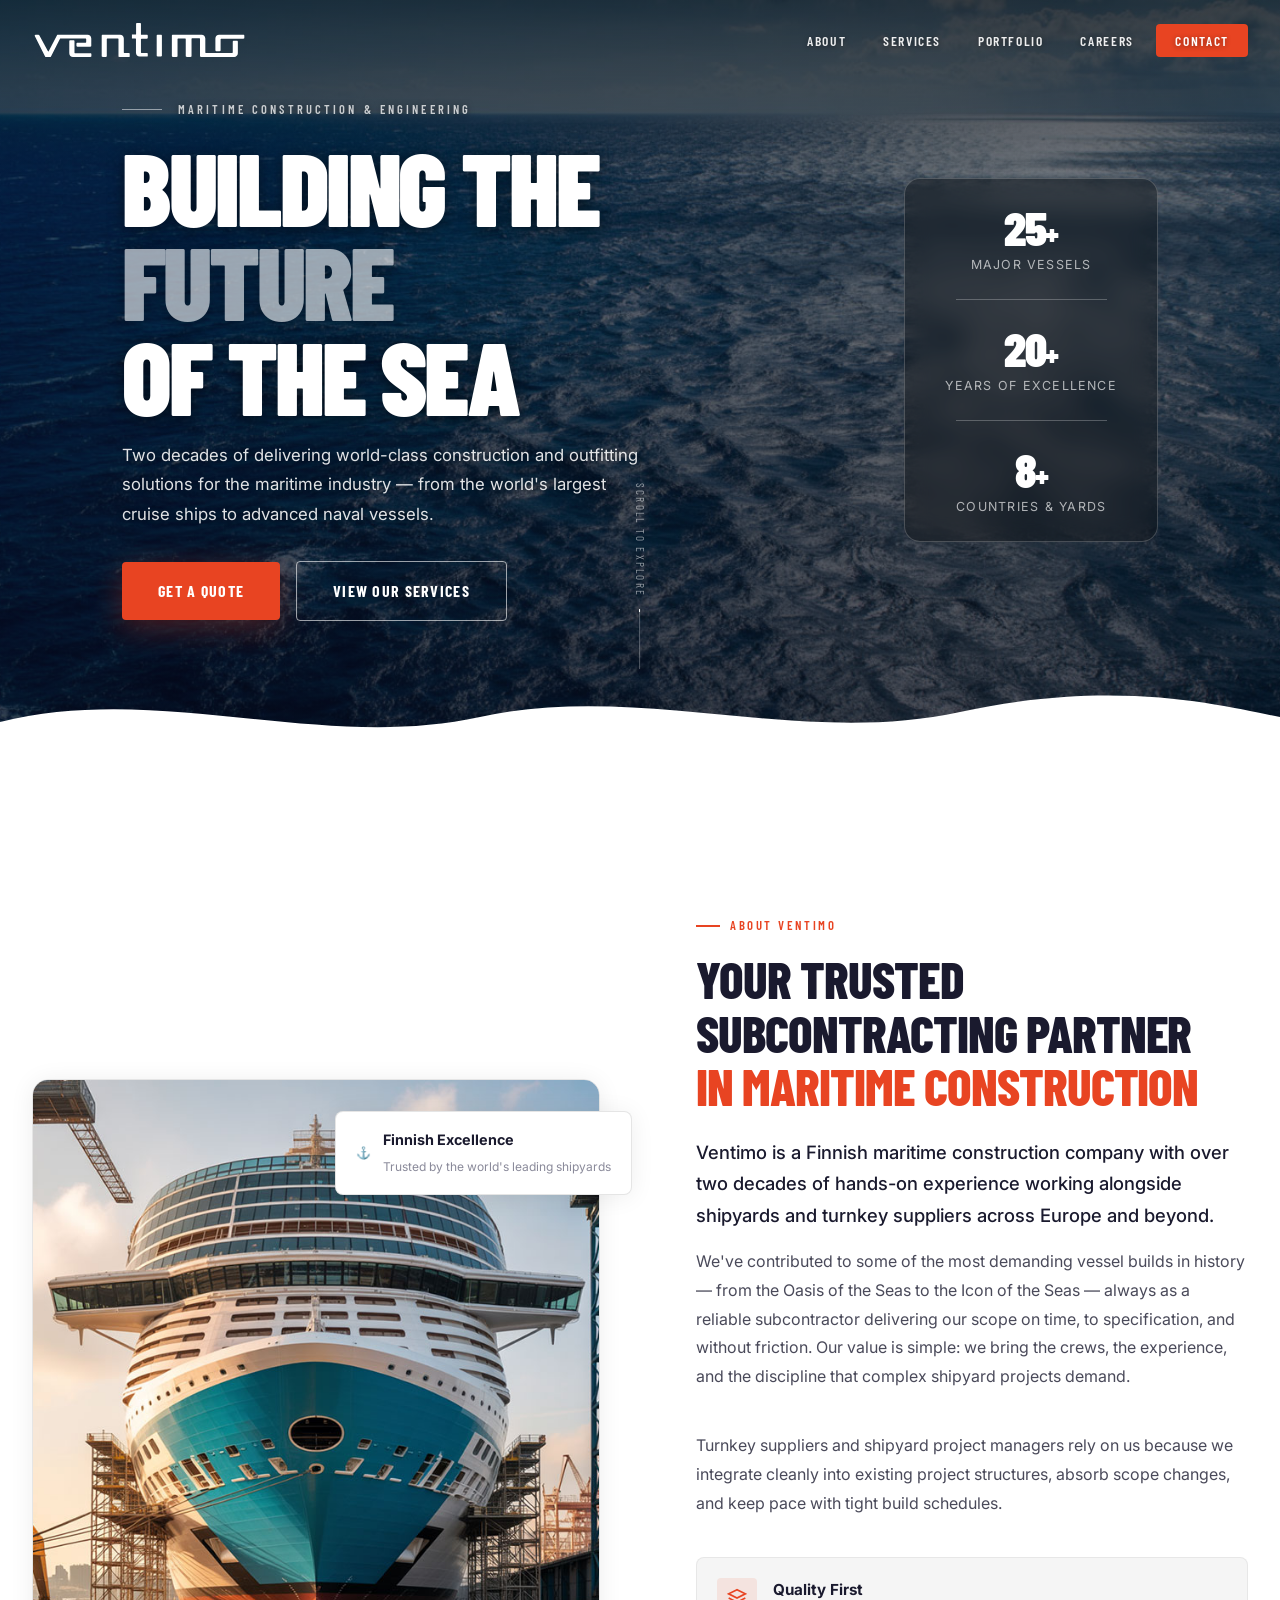
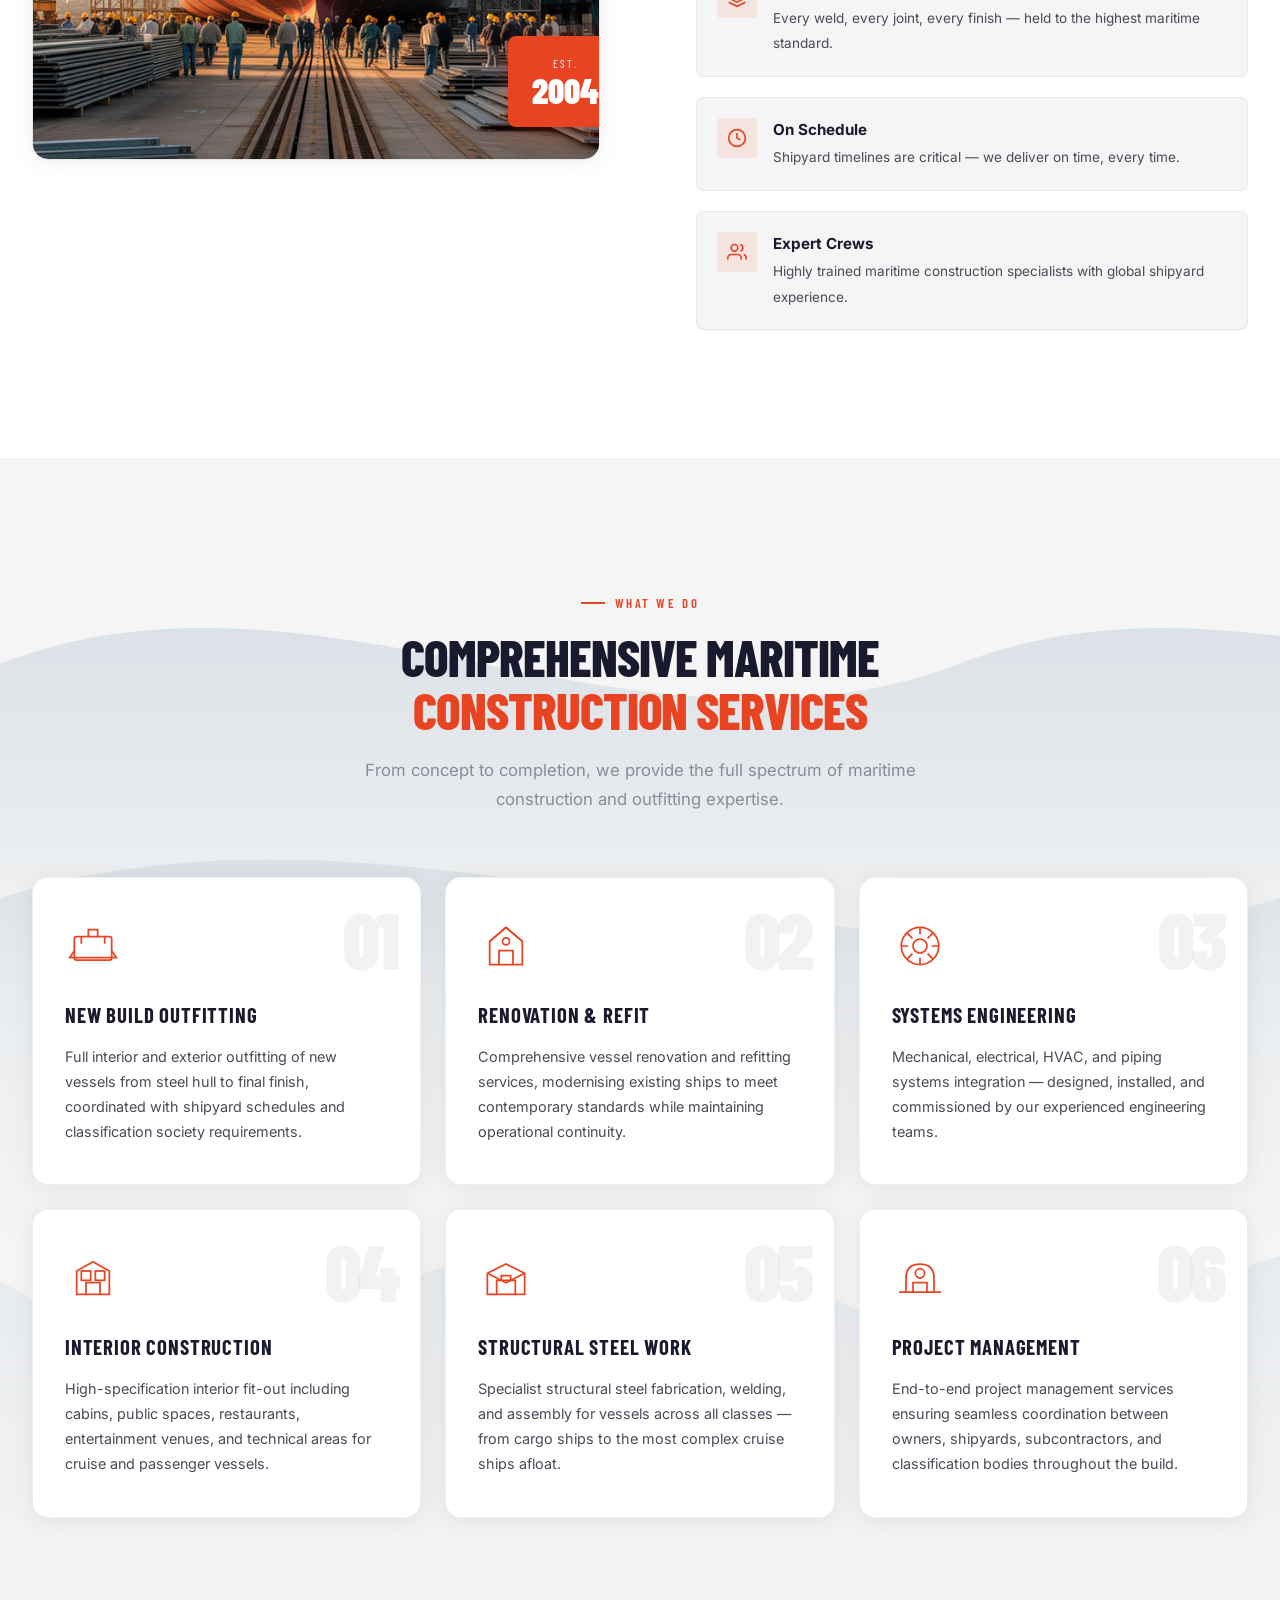
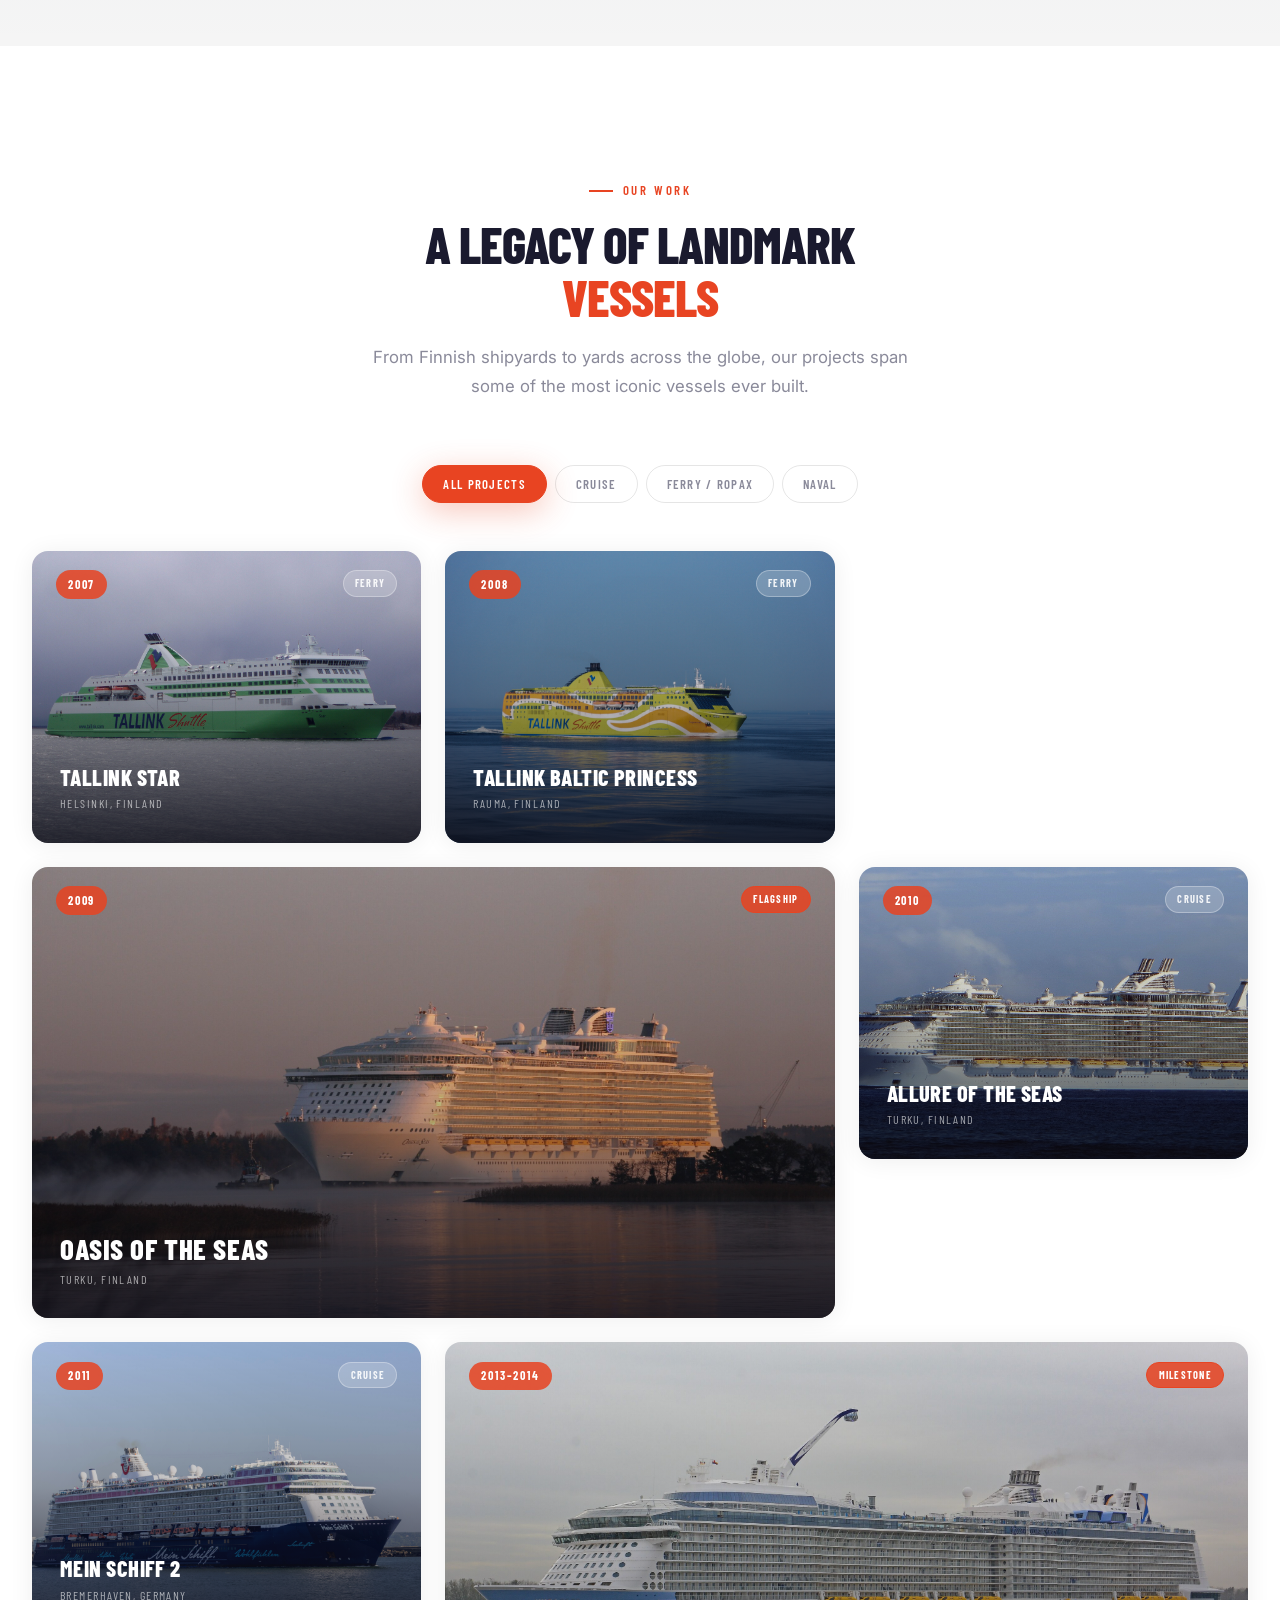
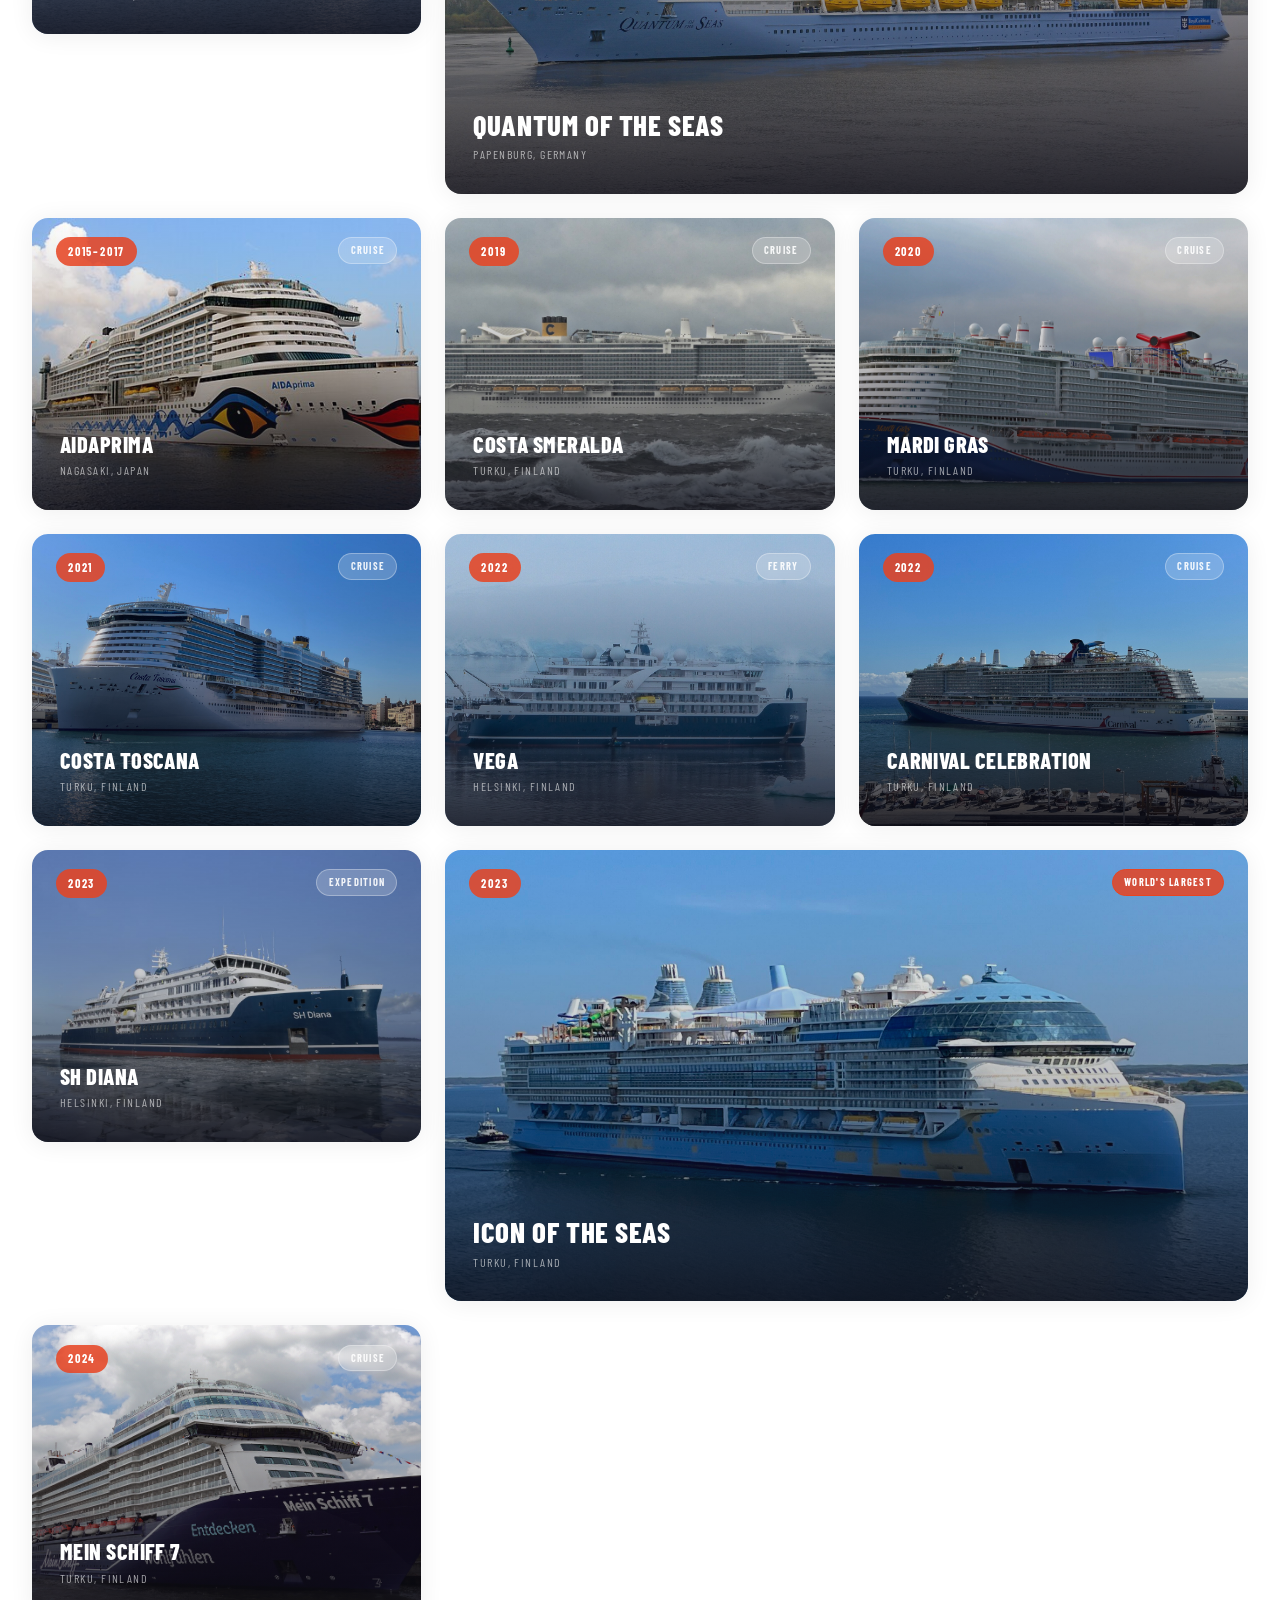
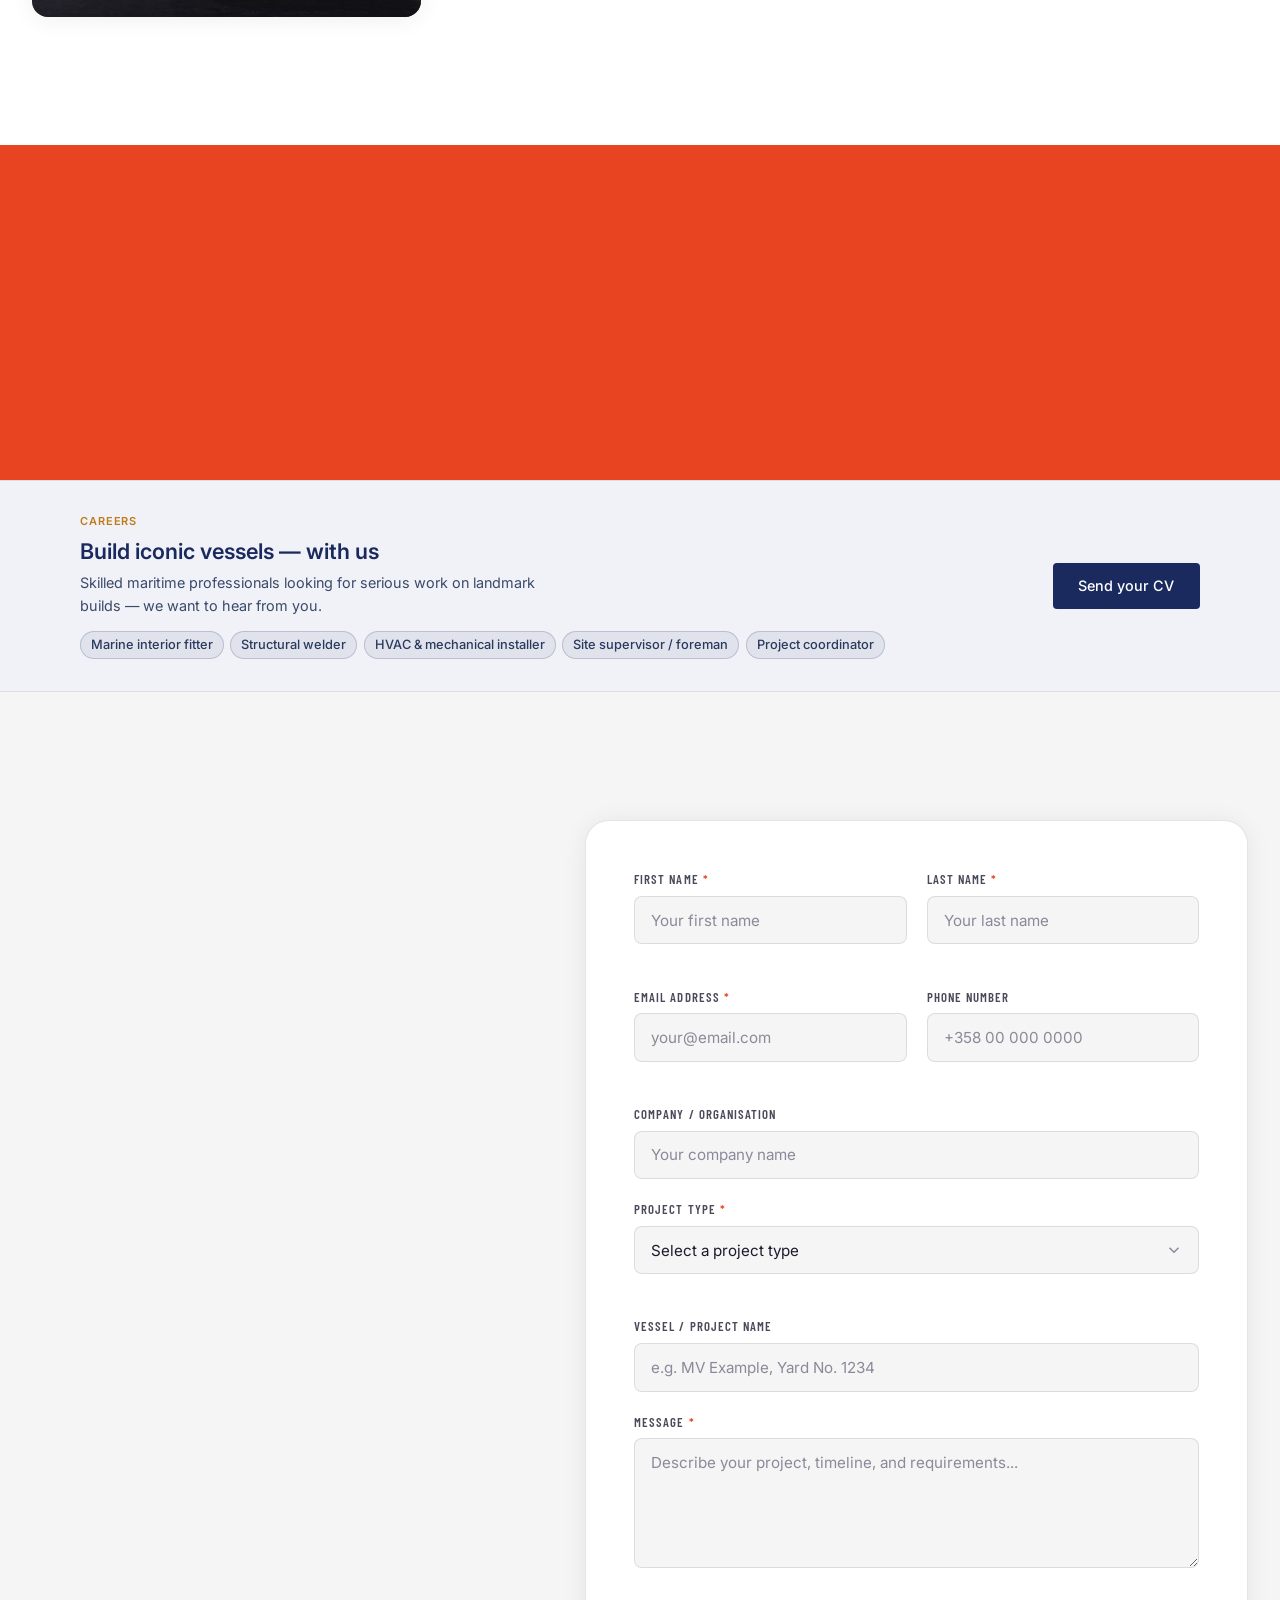
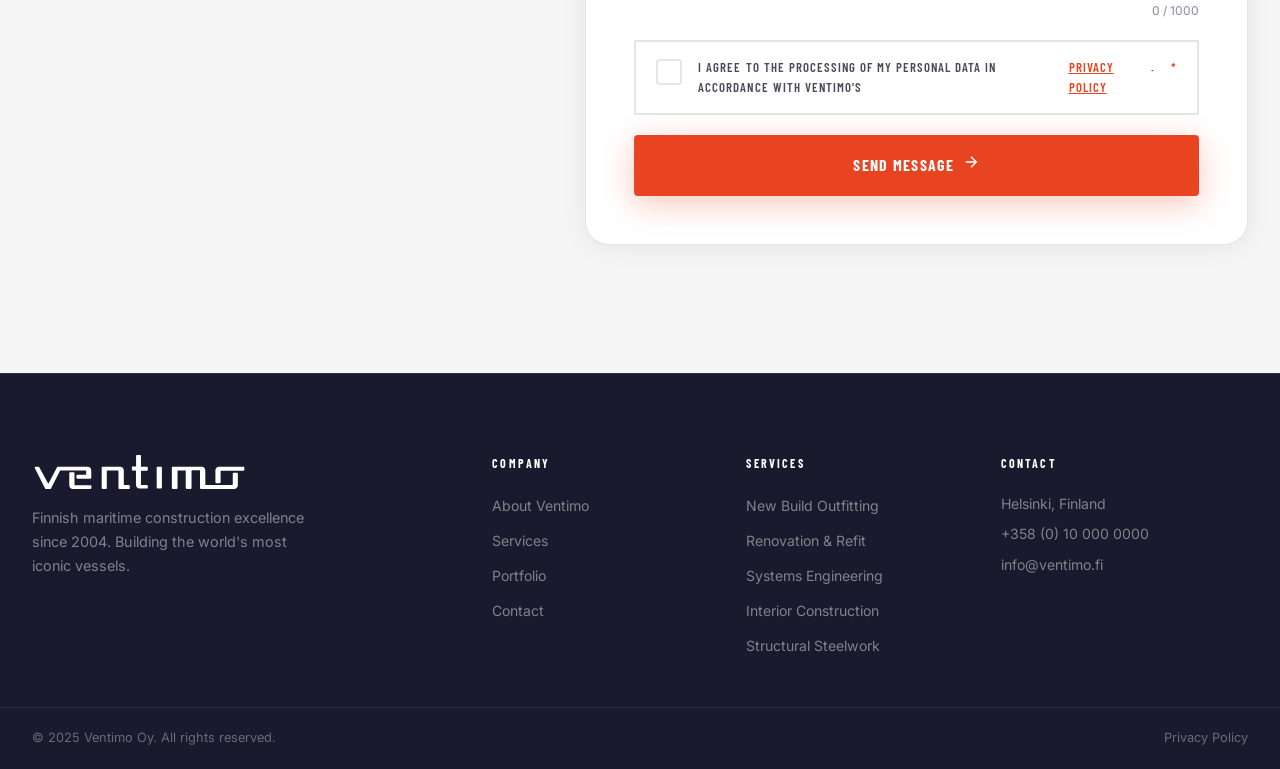
<file: index.html>
<!DOCTYPE html>
<html lang="en">
<head>
  <meta charset="UTF-8" />
  <meta name="viewport" content="width=device-width, initial-scale=1.0" />
  <title>Ventimo – Maritime Construction Excellence</title>
  <link rel="icon" type="image/png" href="https://outline.ee/kliendid/VentimoFi/wp-content/uploads/2025/06/VE_icon.png" />
  <link rel="stylesheet" href="css/main.css" />
  <link rel="preconnect" href="https://fonts.googleapis.com" />
  <link rel="preconnect" href="https://fonts.gstatic.com" crossorigin />
  <link href="https://fonts.googleapis.com/css2?family=Barlow+Condensed:wght@300;400;500;600;700;800;900&family=Barlow:wght@300;400;500;600&family=Inter:wght@300;400;500;600&display=swap" rel="stylesheet" />
</head>
<body>

  <!-- ============================================================
       NAVIGATION
  ============================================================ -->
  <header class="site-header" id="site-header">
    <div class="nav-container">
      <a href="#hero" class="logo">
        <img src="images/logos/VentimoLogoWhite.svg" alt="Ventimo" class="logo-img logo-img--light" />
        <img src="images/logos/VentimoLogoRed2.svg"  alt="Ventimo" class="logo-img logo-img--dark" />
      </a>

      <nav class="nav-menu" id="nav-menu">
        <ul class="nav-list">
          <li><a href="#about" class="nav-link">About</a></li>
          <li><a href="#services" class="nav-link">Services</a></li>
          <li><a href="#portfolio" class="nav-link">Portfolio</a></li>
          <li><a href="#careers" class="nav-link">Careers</a></li>
          <li><a href="#contact" class="nav-link nav-link--cta">Contact</a></li>
        </ul>
      </nav>

      <button class="nav-toggle" id="nav-toggle" aria-label="Toggle menu">
        <span></span><span></span><span></span>
      </button>
    </div>
  </header>

  <!-- ============================================================
       HERO
  ============================================================ -->
  <section class="hero" id="hero">
    <canvas id="hero-canvas"></canvas>
    <div class="hero-grid-overlay"></div>

    <div class="hero-inner">
      <div class="hero-content">
        <div class="hero-eyebrow reveal-up">
          <span class="eyebrow-line"></span>
          <span>Maritime Construction &amp; Engineering</span>
        </div>
        <h1 class="hero-title reveal-up delay-1">
          <span class="hero-title__line">Building the</span>
          <span class="hero-title__line hero-title__line--accent">Future</span>
          <span class="hero-title__line">of the Sea</span>
        </h1>
        <p class="hero-description reveal-up delay-2">
          Two decades of delivering world-class construction and outfitting solutions for the maritime industry — from the world's largest cruise ships to advanced naval vessels.
        </p>
        <div class="hero-actions reveal-up delay-3">
          <a href="#contact" class="btn btn--primary btn--lg">Get a Quote</a>
          <a href="#services" class="btn btn--outline btn--lg">View Our Services</a>
        </div>
      </div>

      <div class="hero-stats reveal-up delay-2">
        <div class="hero-stat">
          <span class="hero-stat__number" data-count="25">0</span>
          <span class="hero-stat__label">Major Vessels</span>
        </div>
        <div class="hero-stat-divider"></div>
        <div class="hero-stat">
          <span class="hero-stat__number" data-count="20">0</span>
          <span class="hero-stat__label">Years of Excellence</span>
        </div>
        <div class="hero-stat-divider"></div>
        <div class="hero-stat">
          <span class="hero-stat__number" data-count="8">0</span>
          <span class="hero-stat__label">Countries &amp; Yards</span>
        </div>
      </div>
    </div><!-- /hero-inner -->

    <div class="hero-scroll-indicator">
      <span class="scroll-label">Scroll to explore</span>
      <div class="scroll-line">
        <div class="scroll-dot"></div>
      </div>
    </div>
  </section>

  <!-- ============================================================
       ABOUT
  ============================================================ -->
  <section class="about" id="about">
    <div class="about-bg-pattern"></div>
    <div class="container">
      <div class="about-layout">
        <div class="about-visual reveal-left">
          <div class="about-img-frame">
            <div class="about-img-placeholder">
              <img src="images/portfolio/marineengineering3.jpg" alt="Marine engineering" style="width:100%;height:100%;object-fit:cover;display:block;" />
            </div>
            <div class="about-img-badge">
              <span class="badge-year">EST.</span>
              <span class="badge-number">2004</span>
            </div>
          </div>
          <div class="about-accent-card reveal-up delay-2">
            <span class="accent-card-icon">⚓</span>
            <div>
              <strong>Finnish Excellence</strong>
              <span>Trusted by the world's leading shipyards</span>
            </div>
          </div>
        </div>

        <div class="about-content reveal-right">
          <div class="section-label">About Ventimo</div>
          <h2 class="section-title">
            Your Trusted Subcontracting Partner<br />
            <em>in Maritime Construction</em>
          </h2>
          <p class="about-lead">
            Ventimo is a Finnish maritime construction company with over two decades of hands-on experience working alongside shipyards and turnkey suppliers across Europe and beyond.
          </p>
          <p class="about-body">
            We've contributed to some of the most demanding vessel builds in history — from the Oasis of the Seas to the Icon of the Seas — always as a reliable subcontractor delivering our scope on time, to specification, and without friction. Our value is simple: we bring the crews, the experience, and the discipline that complex shipyard projects demand.
          </p>
          <p class="about-body">
            Turnkey suppliers and shipyard project managers rely on us because we integrate cleanly into existing project structures, absorb scope changes, and keep pace with tight build schedules.
          </p>
          <div class="about-values">
            <div class="value-item">
              <div class="value-icon">
                <svg viewBox="0 0 24 24" fill="none" stroke="currentColor" stroke-width="2"><path d="M12 2L2 7l10 5 10-5-10-5z"/><path d="M2 17l10 5 10-5"/><path d="M2 12l10 5 10-5"/></svg>
              </div>
              <div>
                <strong>Quality First</strong>
                <span>Every weld, every joint, every finish — held to the highest maritime standard.</span>
              </div>
            </div>
            <div class="value-item">
              <div class="value-icon">
                <svg viewBox="0 0 24 24" fill="none" stroke="currentColor" stroke-width="2"><circle cx="12" cy="12" r="10"/><polyline points="12 6 12 12 16 14"/></svg>
              </div>
              <div>
                <strong>On Schedule</strong>
                <span>Shipyard timelines are critical — we deliver on time, every time.</span>
              </div>
            </div>
            <div class="value-item">
              <div class="value-icon">
                <svg viewBox="0 0 24 24" fill="none" stroke="currentColor" stroke-width="2"><path d="M17 21v-2a4 4 0 0 0-4-4H5a4 4 0 0 0-4 4v2"/><circle cx="9" cy="7" r="4"/><path d="M23 21v-2a4 4 0 0 0-3-3.87"/><path d="M16 3.13a4 4 0 0 1 0 7.75"/></svg>
              </div>
              <div>
                <strong>Expert Crews</strong>
                <span>Highly trained maritime construction specialists with global shipyard experience.</span>
              </div>
            </div>
          </div>
        </div>
      </div>
    </div>
  </section>

  <!-- ============================================================
       SERVICES
  ============================================================ -->
  <section class="services" id="services">
    <svg class="svc-wave svc-wave--a" viewBox="0 0 2880 260" preserveAspectRatio="none" xmlns="http://www.w3.org/2000/svg">
      <defs>
        <linearGradient id="wg-a" x1="0" y1="0" x2="0" y2="1">
          <stop offset="0%" stop-color="#2D5F8A" stop-opacity="0.13"/>
          <stop offset="100%" stop-color="#2D5F8A" stop-opacity="0"/>
        </linearGradient>
      </defs>
      <path d="M0,100 C360,40 720,160 1080,100 C1440,40 1800,160 2160,100 C2520,40 2700,160 2880,100 L2880,260 L0,260 Z" fill="url(#wg-a)"/>
    </svg>
    <svg class="svc-wave svc-wave--b" viewBox="0 0 2880 240" preserveAspectRatio="none" xmlns="http://www.w3.org/2000/svg">
      <defs>
        <linearGradient id="wg-b" x1="0" y1="0" x2="0" y2="1">
          <stop offset="0%" stop-color="#2D5F8A" stop-opacity="0.09"/>
          <stop offset="100%" stop-color="#2D5F8A" stop-opacity="0"/>
        </linearGradient>
      </defs>
      <path d="M0,80 C480,20 960,140 1440,80 C1920,20 2400,140 2880,80 L2880,240 L0,240 Z" fill="url(#wg-b)"/>
    </svg>
    <svg class="svc-wave svc-wave--c" viewBox="0 0 2880 220" preserveAspectRatio="none" xmlns="http://www.w3.org/2000/svg">
      <defs>
        <linearGradient id="wg-c" x1="0" y1="0" x2="0" y2="1">
          <stop offset="0%" stop-color="#2D5F8A" stop-opacity="0.07"/>
          <stop offset="100%" stop-color="#2D5F8A" stop-opacity="0"/>
        </linearGradient>
      </defs>
      <path d="M0,90 C300,150 600,30 900,90 C1200,150 1500,30 1800,90 C2100,150 2400,30 2880,90 L2880,220 L0,220 Z" fill="url(#wg-c)"/>
    </svg>
    <div class="container">
      <div class="section-header reveal-up">
        <div class="section-label">What We Do</div>
        <h2 class="section-title section-title--center">
          Comprehensive Maritime<br /><em>Construction Services</em>
        </h2>
        <p class="section-subtitle">From concept to completion, we provide the full spectrum of maritime construction and outfitting expertise.</p>
      </div>

      <div class="services-grid">

        <div class="service-card reveal-up delay-1">
          <div class="service-card__number">01</div>
          <div class="service-card__icon">
            <svg viewBox="0 0 48 48" fill="none" stroke="currentColor" stroke-width="1.5">
              <rect x="8" y="16" width="32" height="20" rx="2"/>
              <path d="M8 28 L4 34 L44 34 L40 28"/>
              <path d="M20 16 L20 10 L28 10 L28 16"/>
              <path d="M14 16 L14 22 M34 16 L34 22"/>
            </svg>
          </div>
          <h3 class="service-card__title">New Build Outfitting</h3>
          <p class="service-card__text">Full interior and exterior outfitting of new vessels from steel hull to final finish, coordinated with shipyard schedules and classification society requirements.</p>
          <div class="service-card__hover-line"></div>
        </div>

        <div class="service-card reveal-up delay-2">
          <div class="service-card__number">02</div>
          <div class="service-card__icon">
            <svg viewBox="0 0 48 48" fill="none" stroke="currentColor" stroke-width="1.5">
              <path d="M24 8 L38 20 L38 40 L10 40 L10 20 Z"/>
              <path d="M18 40 L18 28 L30 28 L30 40"/>
              <path d="M10 20 L24 8 M24 8 L38 20"/>
              <circle cx="24" cy="20" r="3"/>
            </svg>
          </div>
          <h3 class="service-card__title">Renovation &amp; Refit</h3>
          <p class="service-card__text">Comprehensive vessel renovation and refitting services, modernising existing ships to meet contemporary standards while maintaining operational continuity.</p>
          <div class="service-card__hover-line"></div>
        </div>

        <div class="service-card reveal-up delay-3">
          <div class="service-card__number">03</div>
          <div class="service-card__icon">
            <svg viewBox="0 0 48 48" fill="none" stroke="currentColor" stroke-width="1.5">
              <circle cx="24" cy="24" r="16"/>
              <circle cx="24" cy="24" r="6"/>
              <path d="M24 8 L24 14 M24 34 L24 40 M8 24 L14 24 M34 24 L40 24"/>
              <path d="M13 13 L17.5 17.5 M30.5 30.5 L35 35 M35 13 L30.5 17.5 M17.5 30.5 L13 35"/>
            </svg>
          </div>
          <h3 class="service-card__title">Systems Engineering</h3>
          <p class="service-card__text">Mechanical, electrical, HVAC, and piping systems integration — designed, installed, and commissioned by our experienced engineering teams.</p>
          <div class="service-card__hover-line"></div>
        </div>

        <div class="service-card reveal-up delay-1">
          <div class="service-card__number">04</div>
          <div class="service-card__icon">
            <svg viewBox="0 0 48 48" fill="none" stroke="currentColor" stroke-width="1.5">
              <path d="M10 38 L10 18 L24 10 L38 18 L38 38 Z"/>
              <path d="M18 38 L18 28 L30 28 L30 38"/>
              <rect x="14" y="18" width="8" height="8"/>
              <rect x="26" y="18" width="8" height="8"/>
            </svg>
          </div>
          <h3 class="service-card__title">Interior Construction</h3>
          <p class="service-card__text">High-specification interior fit-out including cabins, public spaces, restaurants, entertainment venues, and technical areas for cruise and passenger vessels.</p>
          <div class="service-card__hover-line"></div>
        </div>

        <div class="service-card reveal-up delay-2">
          <div class="service-card__number">05</div>
          <div class="service-card__icon">
            <svg viewBox="0 0 48 48" fill="none" stroke="currentColor" stroke-width="1.5">
              <path d="M8 20 L24 12 L40 20"/>
              <path d="M8 20 L8 38 L40 38 L40 20"/>
              <path d="M16 38 L16 26 L32 26 L32 38"/>
              <path d="M8 20 L24 28 L40 20"/>
              <path d="M20 26 L20 22 L28 22 L28 26"/>
            </svg>
          </div>
          <h3 class="service-card__title">Structural Steel Work</h3>
          <p class="service-card__text">Specialist structural steel fabrication, welding, and assembly for vessels across all classes — from cargo ships to the most complex cruise ships afloat.</p>
          <div class="service-card__hover-line"></div>
        </div>

        <div class="service-card reveal-up delay-3">
          <div class="service-card__number">06</div>
          <div class="service-card__icon">
            <svg viewBox="0 0 48 48" fill="none" stroke="currentColor" stroke-width="1.5">
              <path d="M12 36 L12 24 Q12 12 24 12 Q36 12 36 24 L36 36"/>
              <path d="M6 36 L42 36"/>
              <path d="M18 36 L18 28 L30 28 L30 36"/>
              <circle cx="24" cy="20" r="4"/>
            </svg>
          </div>
          <h3 class="service-card__title">Project Management</h3>
          <p class="service-card__text">End-to-end project management services ensuring seamless coordination between owners, shipyards, subcontractors, and classification bodies throughout the build.</p>
          <div class="service-card__hover-line"></div>
        </div>

      </div>
    </div>
  </section>

  <!-- ============================================================
       PORTFOLIO
  ============================================================ -->
  <section class="portfolio" id="portfolio">
    <div class="container">
      <div class="section-header reveal-up">
        <div class="section-label">Our Work</div>
        <h2 class="section-title section-title--center">
          A Legacy of Landmark<br /><em>Vessels</em>
        </h2>
        <p class="section-subtitle">From Finnish shipyards to yards across the globe, our projects span some of the most iconic vessels ever built.</p>
      </div>

      <div class="portfolio-filters reveal-up delay-1">
        <button class="filter-btn active" data-filter="all">All Projects</button>
        <button class="filter-btn" data-filter="cruise">Cruise</button>
        <button class="filter-btn" data-filter="ferry">Ferry / RoPax</button>
        <button class="filter-btn" data-filter="naval">Naval</button>
      </div>

      <div class="portfolio-grid" id="portfolio-grid">

        <!-- 1 -->
        <div class="portfolio-card reveal-up delay-1" data-category="ferry">
          <div class="portfolio-card__img">
            <div class="portfolio-img-bg portfolio-img-bg--1"></div>
            <div class="portfolio-card__overlay">
              <span class="portfolio-card__year">2007</span>
              <div class="portfolio-card__details">
                <h3 class="portfolio-card__name">Tallink Star</h3>
                <span class="portfolio-card__yard">Helsinki, Finland</span>
                <p class="portfolio-card__desc">High-speed RoPax ferry outfitting — public spaces, cabin fit-out, and structural steelwork.</p>
              </div>
            </div>
            <div class="portfolio-card__tag">Ferry</div>
          </div>
        </div>

        <!-- 2 -->
        <div class="portfolio-card reveal-up delay-2" data-category="ferry">
          <div class="portfolio-card__img">
            <div class="portfolio-img-bg portfolio-img-bg--2"></div>
            <div class="portfolio-card__overlay">
              <span class="portfolio-card__year">2008</span>
              <div class="portfolio-card__details">
                <h3 class="portfolio-card__name">Tallink Baltic Princess</h3>
                <span class="portfolio-card__yard">Rauma, Finland</span>
                <p class="portfolio-card__desc">Passenger ferry interior construction, restaurant areas, and entertainment venues.</p>
              </div>
            </div>
            <div class="portfolio-card__tag">Ferry</div>
          </div>
        </div>

        <!-- 3 -->
        <div class="portfolio-card reveal-up delay-3 portfolio-card--featured" data-category="cruise">
          <div class="portfolio-card__img">
            <div class="portfolio-img-bg portfolio-img-bg--3"></div>
            <div class="portfolio-card__overlay">
              <span class="portfolio-card__year">2009</span>
              <div class="portfolio-card__details">
                <h3 class="portfolio-card__name">Oasis of the Seas</h3>
                <span class="portfolio-card__yard">Turku, Finland</span>
                <p class="portfolio-card__desc">World's largest cruise ship at delivery — major interior outfitting contract covering multiple deck areas, cabins, and public spaces.</p>
              </div>
            </div>
            <div class="portfolio-card__tag portfolio-card__tag--featured">Flagship</div>
          </div>
        </div>

        <!-- 4 -->
        <div class="portfolio-card reveal-up delay-1" data-category="cruise">
          <div class="portfolio-card__img">
            <div class="portfolio-img-bg portfolio-img-bg--4"></div>
            <div class="portfolio-card__overlay">
              <span class="portfolio-card__year">2010</span>
              <div class="portfolio-card__details">
                <h3 class="portfolio-card__name">Allure of the Seas</h3>
                <span class="portfolio-card__yard">Turku, Finland</span>
                <p class="portfolio-card__desc">Sister vessel to Oasis — continued partnership delivering complex multi-deck interior construction packages.</p>
              </div>
            </div>
            <div class="portfolio-card__tag">Cruise</div>
          </div>
        </div>

        <!-- 5 -->
        <div class="portfolio-card reveal-up delay-2" data-category="cruise">
          <div class="portfolio-card__img">
            <div class="portfolio-img-bg portfolio-img-bg--5"></div>
            <div class="portfolio-card__overlay">
              <span class="portfolio-card__year">2011</span>
              <div class="portfolio-card__details">
                <h3 class="portfolio-card__name">Mein Schiff 2</h3>
                <span class="portfolio-card__yard">Bremerhaven, Germany</span>
                <p class="portfolio-card__desc">TUI Cruises vessel — premium interior fit-out, spa facilities, and technical systems integration.</p>
              </div>
            </div>
            <div class="portfolio-card__tag">Cruise</div>
          </div>
        </div>

        <!-- 6 -->
        <div class="portfolio-card reveal-up delay-3 portfolio-card--featured" data-category="cruise">
          <div class="portfolio-card__img">
            <div class="portfolio-img-bg portfolio-img-bg--6"></div>
            <div class="portfolio-card__overlay">
              <span class="portfolio-card__year">2013–2014</span>
              <div class="portfolio-card__details">
                <h3 class="portfolio-card__name">Quantum of the Seas</h3>
                <span class="portfolio-card__yard">Papenburg, Germany</span>
                <p class="portfolio-card__desc">Meyer Werft — next-generation Smart Ship, cutting-edge interior construction with advanced technical spaces.</p>
              </div>
            </div>
            <div class="portfolio-card__tag portfolio-card__tag--featured">Milestone</div>
          </div>
        </div>

        <!-- 7 -->
        <div class="portfolio-card reveal-up delay-1" data-category="cruise">
          <div class="portfolio-card__img">
            <div class="portfolio-img-bg portfolio-img-bg--7"></div>
            <div class="portfolio-card__overlay">
              <span class="portfolio-card__year">2015–2017</span>
              <div class="portfolio-card__details">
                <h3 class="portfolio-card__name">AIDAprima</h3>
                <span class="portfolio-card__yard">Nagasaki, Japan</span>
                <p class="portfolio-card__desc">AIDA Cruises — extended international project at Mitsubishi Shipyard, comprehensive outfitting of premium cruise spaces.</p>
              </div>
            </div>
            <div class="portfolio-card__tag">Cruise</div>
          </div>
        </div>

        <!-- 8 -->
        <div class="portfolio-card reveal-up delay-2" data-category="cruise">
          <div class="portfolio-card__img">
            <div class="portfolio-img-bg portfolio-img-bg--8"></div>
            <div class="portfolio-card__overlay">
              <span class="portfolio-card__year">2019</span>
              <div class="portfolio-card__details">
                <h3 class="portfolio-card__name">Costa Smeralda</h3>
                <span class="portfolio-card__yard">Turku, Finland</span>
                <p class="portfolio-card__desc">LNG-powered flagship for Costa Cruises — interior construction with Mediterranean-inspired design language.</p>
              </div>
            </div>
            <div class="portfolio-card__tag">Cruise</div>
          </div>
        </div>

        <!-- 9 -->
        <div class="portfolio-card reveal-up delay-3" data-category="cruise">
          <div class="portfolio-card__img">
            <div class="portfolio-img-bg portfolio-img-bg--9"></div>
            <div class="portfolio-card__overlay">
              <span class="portfolio-card__year">2020</span>
              <div class="portfolio-card__details">
                <h3 class="portfolio-card__name">Mardi Gras</h3>
                <span class="portfolio-card__yard">Turku, Finland</span>
                <p class="portfolio-card__desc">Carnival Corporation's LNG flagship — first North American roller coaster at sea, complex deck construction packages.</p>
              </div>
            </div>
            <div class="portfolio-card__tag">Cruise</div>
          </div>
        </div>

        <!-- 10 -->
        <div class="portfolio-card reveal-up delay-1" data-category="cruise">
          <div class="portfolio-card__img">
            <div class="portfolio-img-bg portfolio-img-bg--10"></div>
            <div class="portfolio-card__overlay">
              <span class="portfolio-card__year">2021</span>
              <div class="portfolio-card__details">
                <h3 class="portfolio-card__name">Costa Toscana</h3>
                <span class="portfolio-card__yard">Turku, Finland</span>
                <p class="portfolio-card__desc">Costa Cruises sister LNG vessel — continued collaboration on interior outfitting and technical systems.</p>
              </div>
            </div>
            <div class="portfolio-card__tag">Cruise</div>
          </div>
        </div>

        <!-- 11 -->
        <div class="portfolio-card reveal-up delay-2" data-category="ferry">
          <div class="portfolio-card__img">
            <div class="portfolio-img-bg portfolio-img-bg--11"></div>
            <div class="portfolio-card__overlay">
              <span class="portfolio-card__year">2022</span>
              <div class="portfolio-card__details">
                <h3 class="portfolio-card__name">Vega</h3>
                <span class="portfolio-card__yard">Helsinki, Finland</span>
                <p class="portfolio-card__desc">Modern passenger ferry — sustainable design, modular cabin construction, and energy-efficient systems installation.</p>
              </div>
            </div>
            <div class="portfolio-card__tag">Ferry</div>
          </div>
        </div>

        <!-- 12 -->
        <div class="portfolio-card reveal-up delay-3" data-category="cruise">
          <div class="portfolio-card__img">
            <div class="portfolio-img-bg portfolio-img-bg--12"></div>
            <div class="portfolio-card__overlay">
              <span class="portfolio-card__year">2022</span>
              <div class="portfolio-card__details">
                <h3 class="portfolio-card__name">Carnival Celebration</h3>
                <span class="portfolio-card__yard">Turku, Finland</span>
                <p class="portfolio-card__desc">Excel-class cruise ship — entertainment zone construction, large-scale public space fit-out packages.</p>
              </div>
            </div>
            <div class="portfolio-card__tag">Cruise</div>
          </div>
        </div>

        <!-- 13 -->
        <div class="portfolio-card reveal-up delay-1" data-category="ferry">
          <div class="portfolio-card__img">
            <div class="portfolio-img-bg portfolio-img-bg--13"></div>
            <div class="portfolio-card__overlay">
              <span class="portfolio-card__year">2023</span>
              <div class="portfolio-card__details">
                <h3 class="portfolio-card__name">SH Diana</h3>
                <span class="portfolio-card__yard">Helsinki, Finland</span>
                <p class="portfolio-card__desc">Expedition cruise vessel for Swan Hellenic — boutique luxury interior outfitting in challenging arctic-capable hull.</p>
              </div>
            </div>
            <div class="portfolio-card__tag">Expedition</div>
          </div>
        </div>

        <!-- 14 -->
        <div class="portfolio-card reveal-up delay-2 portfolio-card--featured" data-category="cruise">
          <div class="portfolio-card__img">
            <div class="portfolio-img-bg portfolio-img-bg--14"></div>
            <div class="portfolio-card__overlay">
              <span class="portfolio-card__year">2023</span>
              <div class="portfolio-card__details">
                <h3 class="portfolio-card__name">Icon of the Seas</h3>
                <span class="portfolio-card__yard">Turku, Finland</span>
                <p class="portfolio-card__desc">World's largest cruise ship — record-breaking Royal Caribbean flagship. Major multi-contract outfitting partnership spanning entertainment, dining, and cabin decks.</p>
              </div>
            </div>
            <div class="portfolio-card__tag portfolio-card__tag--featured">World's Largest</div>
          </div>
        </div>

        <!-- 15 -->
        <div class="portfolio-card reveal-up delay-3" data-category="cruise">
          <div class="portfolio-card__img">
            <div class="portfolio-img-bg portfolio-img-bg--15"></div>
            <div class="portfolio-card__overlay">
              <span class="portfolio-card__year">2024</span>
              <div class="portfolio-card__details">
                <h3 class="portfolio-card__name">Mein Schiff 7</h3>
                <span class="portfolio-card__yard">Turku, Finland</span>
                <p class="portfolio-card__desc">TUI Cruises' latest flagship — methanol-ready LNG vessel with advanced sustainability-focused interior construction.</p>
              </div>
            </div>
            <div class="portfolio-card__tag">Cruise</div>
          </div>
        </div>

      </div><!-- /portfolio-grid -->
    </div>
  </section>

  <!-- ============================================================
       CTA BAND
  ============================================================ -->
  <section class="cta-band">
    <div class="cta-band__bg"></div>
    <div class="container">
      <div class="cta-band__inner reveal-up">
        <div class="cta-band__text">
          <div class="section-label section-label--light">Ready to Build?</div>
          <h2 class="cta-band__title">Let's Talk About Your Next Project</h2>
          <p>Whether you're planning a new build, refit, or need specialist construction services, our team is ready to bring your vision to life.</p>
        </div>
        <div class="cta-band__actions">
          <a href="#contact" class="btn btn--primary btn--lg">Start a Project</a>
          <a href="mailto:info@ventimo.fi" class="btn btn--ghost btn--lg">info@ventimo.fi</a>
        </div>
      </div>
    </div>
  </section>

  <!-- ============================================================
       CAREERS STRIPE
  ============================================================ -->
  <section class="careers-stripe" id="careers">
    <div class="careers-stripe__inner">
      <div class="careers-stripe__left">
        <span class="careers-stripe__label">CAREERS</span>
        <h2 class="careers-stripe__heading">Build iconic vessels — with us</h2>
        <p class="careers-stripe__lead">Skilled maritime professionals looking for serious work on landmark builds — we want to hear from you.</p>
        <div class="careers-stripe__pills">
          <span class="careers-pill">Marine interior fitter</span>
          <span class="careers-pill">Structural welder</span>
          <span class="careers-pill">HVAC &amp; mechanical installer</span>
          <span class="careers-pill">Site supervisor / foreman</span>
          <span class="careers-pill">Project coordinator</span>
        </div>
      </div>
      <div class="careers-stripe__right">
        <a href="mailto:info@ventimo.fi?subject=Career enquiry" class="careers-stripe__btn">Send your CV</a>
      </div>
    </div>
  </section>

  <!-- ============================================================
       CONTACT
  ============================================================ -->
  <section class="contact" id="contact">
    <div class="container">
      <div class="contact-layout">

        <div class="contact-info reveal-left">
          <div class="section-label">Get in Touch</div>
          <h2 class="section-title">
            Start the<br /><em>Conversation</em>
          </h2>
          <p class="contact-intro">
            Our project team is ready to discuss your requirements. Whether you need a full construction package or specialist subcontracting, we're here to help.
          </p>

          <div class="contact-details">
            <div class="contact-detail">
              <div class="contact-detail__icon">
                <svg viewBox="0 0 24 24" fill="none" stroke="currentColor" stroke-width="2"><path d="M21 10c0 7-9 13-9 13s-9-6-9-13a9 9 0 0 1 18 0z"/><circle cx="12" cy="10" r="3"/></svg>
              </div>
              <div>
                <strong>Head Office</strong>
                <span>Helsinki, Finland</span>
              </div>
            </div>
            <div class="contact-detail">
              <div class="contact-detail__icon">
                <svg viewBox="0 0 24 24" fill="none" stroke="currentColor" stroke-width="2"><path d="M22 16.92v3a2 2 0 0 1-2.18 2 19.79 19.79 0 0 1-8.63-3.07A19.5 19.5 0 0 1 4.69 12 19.79 19.79 0 0 1 1.61 3.4 2 2 0 0 1 3.6 1.22h3a2 2 0 0 1 2 1.72 12.84 12.84 0 0 0 .7 2.81 2 2 0 0 1-.45 2.11L7.91 8.5a16 16 0 0 0 6 6l.95-.95a2 2 0 0 1 2.11-.45 12.84 12.84 0 0 0 2.81.7A2 2 0 0 1 21.5 16z"/></svg>
              </div>
              <div>
                <strong>Phone</strong>
                <span>+358 (0) 10 000 0000</span>
              </div>
            </div>
            <div class="contact-detail">
              <div class="contact-detail__icon">
                <svg viewBox="0 0 24 24" fill="none" stroke="currentColor" stroke-width="2"><path d="M4 4h16c1.1 0 2 .9 2 2v12c0 1.1-.9 2-2 2H4c-1.1 0-2-.9-2-2V6c0-1.1.9-2 2-2z"/><polyline points="22,6 12,13 2,6"/></svg>
              </div>
              <div>
                <strong>Email</strong>
                <span>info@ventimo.fi</span>
              </div>
            </div>
          </div>

          <div class="contact-yards">
            <strong class="contact-yards__label">Active Shipyards</strong>
            <div class="contact-yards__list">
              <span>Meyer Turku, Finland</span>
              <span>Helsinki Shipyard, Finland</span>
              <span>Rauma Marine, Finland</span>
              <span>Meyer Werft, Germany</span>
            </div>
          </div>
        </div>

        <div class="contact-form-wrap reveal-right">
          <form class="contact-form" id="contact-form" novalidate>
            <div class="form-row">
              <div class="form-group">
                <label for="fname">First Name <span class="req">*</span></label>
                <input type="text" id="fname" name="fname" placeholder="Your first name" required />
                <span class="form-error" id="fname-error"></span>
              </div>
              <div class="form-group">
                <label for="lname">Last Name <span class="req">*</span></label>
                <input type="text" id="lname" name="lname" placeholder="Your last name" required />
                <span class="form-error" id="lname-error"></span>
              </div>
            </div>

            <div class="form-row">
              <div class="form-group">
                <label for="email">Email Address <span class="req">*</span></label>
                <input type="email" id="email" name="email" placeholder="your@email.com" required />
                <span class="form-error" id="email-error"></span>
              </div>
              <div class="form-group">
                <label for="phone">Phone Number</label>
                <input type="tel" id="phone" name="phone" placeholder="+358 00 000 0000" />
              </div>
            </div>

            <div class="form-group">
              <label for="company">Company / Organisation</label>
              <input type="text" id="company" name="company" placeholder="Your company name" />
            </div>

            <div class="form-group">
              <label for="project-type">Project Type <span class="req">*</span></label>
              <div class="select-wrapper">
                <select id="project-type" name="project-type" required>
                  <option value="" disabled selected>Select a project type</option>
                  <option value="new-build">New Build Outfitting</option>
                  <option value="renovation">Renovation &amp; Refit</option>
                  <option value="systems">Systems Engineering</option>
                  <option value="interior">Interior Construction</option>
                  <option value="structural">Structural Steelwork</option>
                  <option value="pm">Project Management</option>
                  <option value="other">Other / General Enquiry</option>
                </select>
                <svg class="select-arrow" viewBox="0 0 24 24" fill="none" stroke="currentColor" stroke-width="2"><polyline points="6 9 12 15 18 9"/></svg>
              </div>
              <span class="form-error" id="project-type-error"></span>
            </div>

            <div class="form-group">
              <label for="vessel">Vessel / Project Name</label>
              <input type="text" id="vessel" name="vessel" placeholder="e.g. MV Example, Yard No. 1234" />
            </div>

            <div class="form-group">
              <label for="message">Message <span class="req">*</span></label>
              <textarea id="message" name="message" rows="5" placeholder="Describe your project, timeline, and requirements..." required></textarea>
              <span class="form-error" id="message-error"></span>
              <span class="char-count"><span id="char-count">0</span> / 1000</span>
            </div>

            <div class="form-group form-group--checkbox">
              <label class="checkbox-label">
                <input type="checkbox" id="privacy" name="privacy" required />
                <span class="checkbox-custom"></span>
                I agree to the processing of my personal data in accordance with Ventimo's <a href="privacy-policy.html" class="form-link" target="_blank">Privacy Policy</a>. <span class="req">*</span>
              </label>
              <span class="form-error" id="privacy-error"></span>
            </div>

            <button type="submit" class="btn btn--primary btn--lg btn--submit" id="form-submit">
              <span class="btn-label">Send Message</span>
              <span class="btn-icon">
                <svg viewBox="0 0 24 24" fill="none" stroke="currentColor" stroke-width="2"><line x1="5" y1="12" x2="19" y2="12"/><polyline points="12 5 19 12 12 19"/></svg>
              </span>
            </button>

            <div class="form-success" id="form-success">
              <svg viewBox="0 0 24 24" fill="none" stroke="currentColor" stroke-width="2"><path d="M22 11.08V12a10 10 0 1 1-5.93-9.14"/><polyline points="22 4 12 14.01 9 11.01"/></svg>
              <div>
                <strong>Message Sent!</strong>
                <span>Thank you for reaching out. Our team will be in touch within 1–2 business days.</span>
              </div>
            </div>
          </form>
        </div>

      </div>
    </div>
  </section>

  <!-- ============================================================
       FOOTER
  ============================================================ -->
  <footer class="site-footer">
    <div class="footer-top">
      <div class="container">
        <div class="footer-grid">
          <div class="footer-brand">
            <a href="#hero" class="logo logo--footer">
              <img src="images/logos/VentimoLogoWhite.svg" alt="Ventimo" class="logo-img" />
            </a>
            <p>Finnish maritime construction excellence since 2004. Building the world's most iconic vessels.</p>
          </div>

          <div class="footer-nav">
            <h4 class="footer-nav__title">Company</h4>
            <ul>
              <li><a href="#about">About Ventimo</a></li>
              <li><a href="#services">Services</a></li>
              <li><a href="#portfolio">Portfolio</a></li>
              <li><a href="#contact">Contact</a></li>
            </ul>
          </div>

          <div class="footer-nav">
            <h4 class="footer-nav__title">Services</h4>
            <ul>
              <li><a href="#services">New Build Outfitting</a></li>
              <li><a href="#services">Renovation &amp; Refit</a></li>
              <li><a href="#services">Systems Engineering</a></li>
              <li><a href="#services">Interior Construction</a></li>
              <li><a href="#services">Structural Steelwork</a></li>
            </ul>
          </div>

          <div class="footer-contact">
            <h4 class="footer-nav__title">Contact</h4>
            <p>Helsinki, Finland</p>
            <p><a href="tel:+35810000000">+358 (0) 10 000 0000</a></p>
            <p><a href="mailto:info@ventimo.fi">info@ventimo.fi</a></p>
          </div>
        </div>
      </div>
    </div>
    <div class="footer-bottom">
      <div class="container">
        <span>© 2025 Ventimo Oy. All rights reserved.</span>
        <div class="footer-bottom-links">
          <a href="privacy-policy.html">Privacy Policy</a>
        </div>
      </div>
    </div>
  </footer>

  <script src="js/main.js"></script>
</body>
</html>
</file>
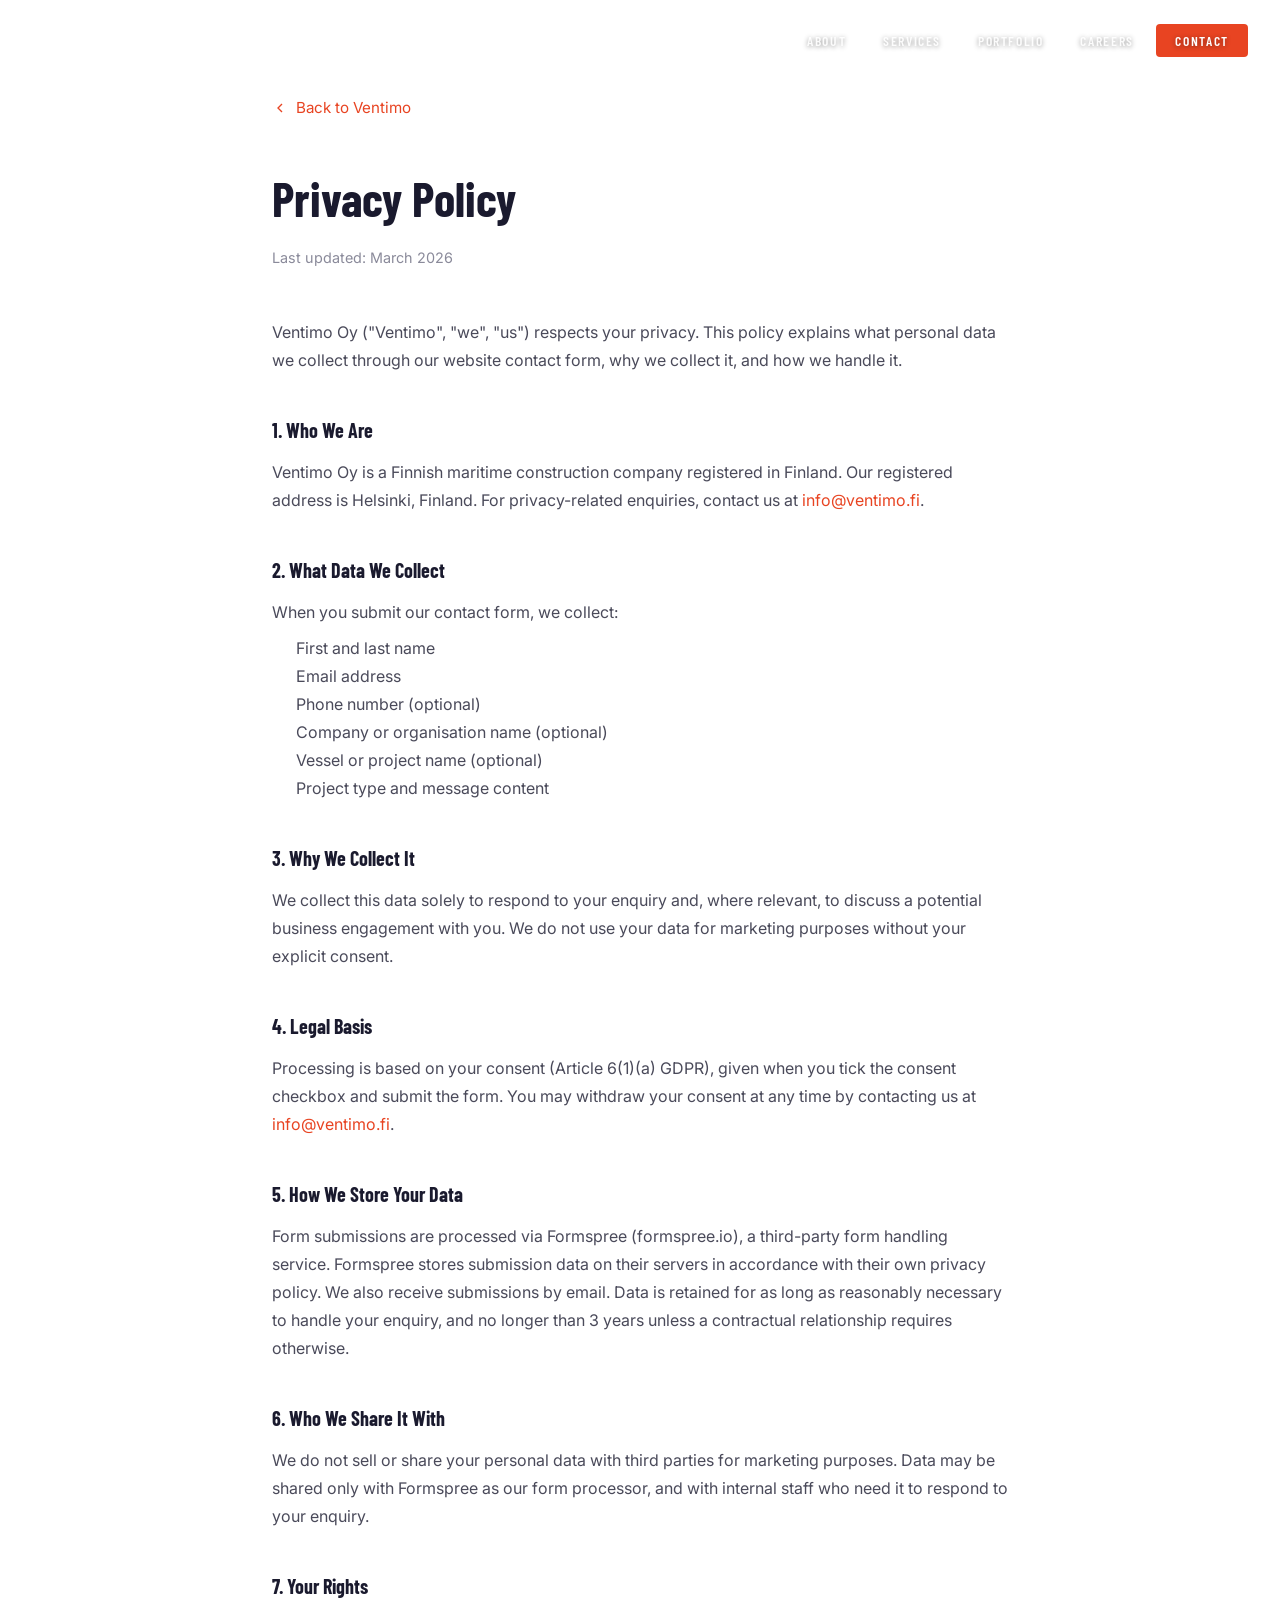
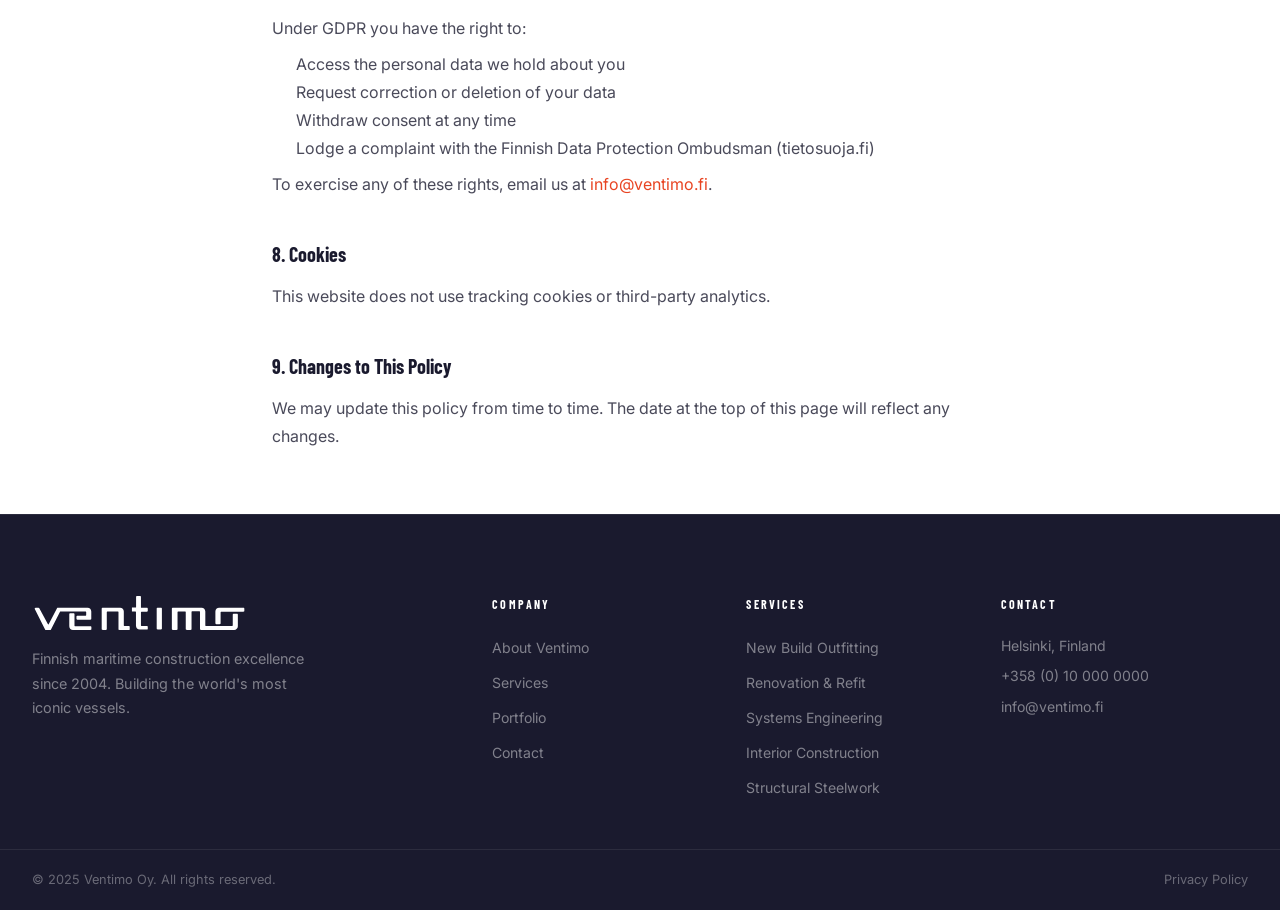
<file: privacy-policy.html>
<!DOCTYPE html>
<html lang="en">
<head>
  <meta charset="UTF-8" />
  <meta name="viewport" content="width=device-width, initial-scale=1.0" />
  <title>Privacy Policy — Ventimo</title>
  <link rel="icon" type="image/png" href="https://outline.ee/kliendid/VentimoFi/wp-content/uploads/2025/06/VE_icon.png" />
  <link rel="stylesheet" href="css/main.css" />
  <link rel="preconnect" href="https://fonts.googleapis.com" />
  <link rel="preconnect" href="https://fonts.gstatic.com" crossorigin />
  <link href="https://fonts.googleapis.com/css2?family=Barlow+Condensed:wght@300;400;500;600;700;800;900&family=Barlow:wght@300;400;500;600&family=Inter:wght@300;400;500;600&display=swap" rel="stylesheet" />
  <style>
    .policy-page {
      max-width: 800px;
      margin: 0 auto;
      padding: 6rem 2rem 4rem;
    }
    .policy-page h1 {
      font-family: var(--font-head);
      font-size: clamp(2rem, 4vw, 3rem);
      color: var(--text-dark);
      margin-bottom: 0.5rem;
    }
    .policy-page .updated {
      color: var(--text-muted);
      font-size: 0.9rem;
      margin-bottom: 3rem;
    }
    .policy-page h2 {
      font-family: var(--font-head);
      font-size: 1.25rem;
      color: var(--text-dark);
      margin: 2.5rem 0 0.75rem;
    }
    .policy-page p, .policy-page li {
      font-family: var(--font-body);
      font-size: 1rem;
      color: var(--text-body);
      line-height: 1.75;
    }
    .policy-page ul {
      padding-left: 1.5rem;
      margin: 0.5rem 0;
    }
    .policy-page a { color: var(--orange); }
    .policy-back {
      display: inline-flex;
      align-items: center;
      gap: 0.5rem;
      color: var(--orange);
      font-family: var(--font-body);
      font-size: 0.95rem;
      text-decoration: none;
      margin-bottom: 2.5rem;
    }
    .policy-back:hover { text-decoration: underline; }
  </style>
</head>
<body>

  <header class="site-header scrolled" id="site-header">
    <div class="nav-container">
      <a href="index.html" class="logo">
        <img src="images/logos/VentimoLogoWhite.svg" alt="Ventimo" class="logo-img logo-img--light" />
        <img src="images/logos/VentimoLogoRed2.svg"  alt="Ventimo" class="logo-img logo-img--dark" />
      </a>

      <nav class="nav-menu" id="nav-menu">
        <ul class="nav-list">
          <li><a href="index.html#about" class="nav-link">About</a></li>
          <li><a href="index.html#services" class="nav-link">Services</a></li>
          <li><a href="index.html#portfolio" class="nav-link">Portfolio</a></li>
          <li><a href="index.html#careers" class="nav-link">Careers</a></li>
          <li><a href="index.html#contact" class="nav-link nav-link--cta">Contact</a></li>
        </ul>
      </nav>

      <button class="nav-toggle" id="nav-toggle" aria-label="Toggle menu">
        <span></span><span></span><span></span>
      </button>
    </div>
  </header>

  <main>
    <div class="policy-page">

      <a href="index.html" class="policy-back">
        <svg width="16" height="16" viewBox="0 0 24 24" fill="none" stroke="currentColor" stroke-width="2"><polyline points="15 18 9 12 15 6"/></svg>
        Back to Ventimo
      </a>

      <h1>Privacy Policy</h1>
      <p class="updated">Last updated: March 2026</p>

      <p>Ventimo Oy ("Ventimo", "we", "us") respects your privacy. This policy explains what personal data we collect through our website contact form, why we collect it, and how we handle it.</p>

      <h2>1. Who We Are</h2>
      <p>Ventimo Oy is a Finnish maritime construction company registered in Finland. Our registered address is Helsinki, Finland. For privacy-related enquiries, contact us at <a href="mailto:info@ventimo.fi">info@ventimo.fi</a>.</p>

      <h2>2. What Data We Collect</h2>
      <p>When you submit our contact form, we collect:</p>
      <ul>
        <li>First and last name</li>
        <li>Email address</li>
        <li>Phone number (optional)</li>
        <li>Company or organisation name (optional)</li>
        <li>Vessel or project name (optional)</li>
        <li>Project type and message content</li>
      </ul>

      <h2>3. Why We Collect It</h2>
      <p>We collect this data solely to respond to your enquiry and, where relevant, to discuss a potential business engagement with you. We do not use your data for marketing purposes without your explicit consent.</p>

      <h2>4. Legal Basis</h2>
      <p>Processing is based on your consent (Article 6(1)(a) GDPR), given when you tick the consent checkbox and submit the form. You may withdraw your consent at any time by contacting us at <a href="mailto:info@ventimo.fi">info@ventimo.fi</a>.</p>

      <h2>5. How We Store Your Data</h2>
      <p>Form submissions are processed via Formspree (formspree.io), a third-party form handling service. Formspree stores submission data on their servers in accordance with their own privacy policy. We also receive submissions by email. Data is retained for as long as reasonably necessary to handle your enquiry, and no longer than 3 years unless a contractual relationship requires otherwise.</p>

      <h2>6. Who We Share It With</h2>
      <p>We do not sell or share your personal data with third parties for marketing purposes. Data may be shared only with Formspree as our form processor, and with internal staff who need it to respond to your enquiry.</p>

      <h2>7. Your Rights</h2>
      <p>Under GDPR you have the right to:</p>
      <ul>
        <li>Access the personal data we hold about you</li>
        <li>Request correction or deletion of your data</li>
        <li>Withdraw consent at any time</li>
        <li>Lodge a complaint with the Finnish Data Protection Ombudsman (tietosuoja.fi)</li>
      </ul>
      <p>To exercise any of these rights, email us at <a href="mailto:info@ventimo.fi">info@ventimo.fi</a>.</p>

      <h2>8. Cookies</h2>
      <p>This website does not use tracking cookies or third-party analytics.</p>

      <h2>9. Changes to This Policy</h2>
      <p>We may update this policy from time to time. The date at the top of this page will reflect any changes.</p>

    </div>
  </main>

  <footer class="site-footer">
    <div class="footer-top">
      <div class="container">
        <div class="footer-grid">
          <div class="footer-brand">
            <a href="index.html" class="logo logo--footer">
              <img src="images/logos/VentimoLogoWhite.svg" alt="Ventimo" class="logo-img" />
            </a>
            <p>Finnish maritime construction excellence since 2004. Building the world's most iconic vessels.</p>
          </div>

          <div class="footer-nav">
            <h4 class="footer-nav__title">Company</h4>
            <ul>
              <li><a href="index.html#about">About Ventimo</a></li>
              <li><a href="index.html#services">Services</a></li>
              <li><a href="index.html#portfolio">Portfolio</a></li>
              <li><a href="index.html#contact">Contact</a></li>
            </ul>
          </div>

          <div class="footer-nav">
            <h4 class="footer-nav__title">Services</h4>
            <ul>
              <li><a href="index.html#services">New Build Outfitting</a></li>
              <li><a href="index.html#services">Renovation &amp; Refit</a></li>
              <li><a href="index.html#services">Systems Engineering</a></li>
              <li><a href="index.html#services">Interior Construction</a></li>
              <li><a href="index.html#services">Structural Steelwork</a></li>
            </ul>
          </div>

          <div class="footer-contact">
            <h4 class="footer-nav__title">Contact</h4>
            <p>Helsinki, Finland</p>
            <p><a href="tel:+35810000000">+358 (0) 10 000 0000</a></p>
            <p><a href="mailto:info@ventimo.fi">info@ventimo.fi</a></p>
          </div>
        </div>
      </div>
    </div>
    <div class="footer-bottom">
      <div class="container">
        <span>© 2025 Ventimo Oy. All rights reserved.</span>
        <div class="footer-bottom-links">
          <a href="privacy-policy.html">Privacy Policy</a>
        </div>
      </div>
    </div>
  </footer>

  <script src="js/main.js"></script>
</body>
</html>
</file>
<file: css/main.css>
/* =============================================================
   VENTIMO – Maritime Construction Website
   Primary: #E84422 | White: #FFFFFF | Dark: #1A1A2E
============================================================= */

/* ── CUSTOM PROPERTIES ─────────────────────────────────────── */
:root {
  --orange:       #E84422;
  --orange-dark:  #C83410;
  --orange-light: #F06040;
  --orange-glow:  rgba(232, 68, 34, 0.10);
  --yellow:       #F5C800;

  --white:        #FFFFFF;
  --bg-light:     #F5F5F5;
  --bg-section:   #FAFAFA;
  --bg-dark:      #1A1A2E;

  --text-dark:    #1A1A2E;
  --text-body:    #4A4A5A;
  --text-muted:   #8A8A9A;
  --text-white:   #FFFFFF;

  --border:       rgba(0, 0, 0, 0.1);
  --border-light: rgba(0, 0, 0, 0.06);
  --card-bg:      #FFFFFF;
  --card-shadow:  0 2px 24px rgba(0, 0, 0, 0.07);

  --font-head:  'Barlow Condensed', sans-serif;
  --font-body:  'Inter', 'Barlow', sans-serif;

  --radius-sm:  4px;
  --radius-md:  8px;
  --radius-lg:  16px;
  --radius-xl:  24px;

  --transition: 0.35s cubic-bezier(0.4, 0, 0.2, 1);
  --shadow-card:   0 4px 24px rgba(0, 0, 0, 0.08);
  --shadow-orange: 0 8px 32px rgba(232, 68, 34, 0.30);
}

/* ── RESET & BASE ───────────────────────────────────────────── */
*, *::before, *::after { box-sizing: border-box; margin: 0; padding: 0; }

html {
  scroll-behavior: smooth;
  font-size: 16px;
}

body {
  font-family: var(--font-body);
  background: var(--white);
  color: var(--text-body);
  line-height: 1.6;
  overflow-x: hidden;
}

a { text-decoration: none; color: inherit; }
ul { list-style: none; }
img { display: block; max-width: 100%; }
button { cursor: pointer; border: none; background: none; font: inherit; }

/* ── TYPOGRAPHY ─────────────────────────────────────────────── */
.section-label {
  display: inline-flex;
  align-items: center;
  gap: 10px;
  font-family: var(--font-head);
  font-size: 0.8rem;
  font-weight: 600;
  letter-spacing: 0.2em;
  text-transform: uppercase;
  color: var(--orange);
  margin-bottom: 1rem;
}
.section-label::before {
  content: '';
  display: block;
  width: 24px;
  height: 2px;
  background: var(--orange);
}
.section-label--light { color: var(--text-white); }
.section-label--light::before { background: var(--text-white); }

.section-title {
  font-family: var(--font-head);
  font-size: clamp(2.2rem, 4vw, 3.4rem);
  font-weight: 800;
  line-height: 1.05;
  letter-spacing: -0.02em;
  color: var(--text-dark);
  text-transform: uppercase;
}
.section-title em {
  font-style: normal;
  color: var(--orange);
}
.section-title--light { color: var(--text-white); }
.section-title--center { text-align: center; }

.section-subtitle {
  max-width: 560px;
  color: var(--text-muted);
  font-size: 1.05rem;
  line-height: 1.7;
  margin: 0 auto;
  text-align: center;
}

.section-header {
  text-align: center;
  margin-bottom: 4rem;
}
.section-header .section-label { justify-content: center; }
.section-header .section-title { margin-bottom: 1.2rem; }

/* ── LAYOUT ─────────────────────────────────────────────────── */
.container {
  width: 100%;
  max-width: 1280px;
  margin: 0 auto;
  padding: 0 2rem;
}

/* ── BUTTONS ─────────────────────────────────────────────────── */
.btn {
  display: inline-flex;
  align-items: center;
  gap: 0.5rem;
  font-family: var(--font-head);
  font-size: 0.95rem;
  font-weight: 700;
  letter-spacing: 0.08em;
  text-transform: uppercase;
  padding: 0.75rem 1.75rem;
  border-radius: var(--radius-sm);
  transition: var(--transition);
  position: relative;
  overflow: hidden;
}
.btn::before {
  content: '';
  position: absolute;
  inset: 0;
  background: rgba(255, 255, 255, 0.12);
  transform: translateX(-100%);
  transition: transform 0.4s ease;
}
.btn:hover::before { transform: translateX(0); }

.btn--primary {
  background: var(--orange);
  color: #fff;
  box-shadow: var(--shadow-orange);
}
.btn--primary:hover {
  background: var(--orange-dark);
  transform: translateY(-2px);
}

.btn--yellow {
  background: var(--yellow);
  color: var(--text-dark);
  font-weight: 800;
  box-shadow: 0 4px 16px rgba(245, 200, 0, 0.35);
}
.btn--yellow:hover {
  background: #e8b800;
  transform: translateY(-2px);
}

.btn--outline {
  border: 1.5px solid rgba(255, 255, 255, 0.6);
  color: var(--text-white);
}
.btn--outline:hover {
  border-color: var(--text-white);
  background: rgba(255, 255, 255, 0.12);
  transform: translateY(-2px);
}

.btn--outline-dark {
  border: 1.5px solid rgba(0, 0, 0, 0.25);
  color: var(--text-dark);
}
.btn--outline-dark:hover {
  border-color: var(--orange);
  color: var(--orange);
  transform: translateY(-2px);
}

.btn--ghost {
  border: 1.5px solid rgba(255, 255, 255, 0.4);
  color: var(--text-white);
}
.btn--ghost:hover {
  border-color: var(--text-white);
  background: rgba(255, 255, 255, 0.1);
}

.btn--lg { padding: 1rem 2.25rem; font-size: 1rem; }

/* ── SCROLL ANIMATIONS ──────────────────────────────────────── */
.reveal-up, .reveal-left, .reveal-right {
  opacity: 0;
  transition: opacity 0.7s ease, transform 0.7s ease;
}
.reveal-up    { transform: translateY(50px); }
.reveal-left  { transform: translateX(-60px); }
.reveal-right { transform: translateX(60px); }

.reveal-up.visible, .reveal-left.visible, .reveal-right.visible {
  opacity: 1;
  transform: translate(0);
}

.delay-1 { transition-delay: 0.1s !important; }
.delay-2 { transition-delay: 0.2s !important; }
.delay-3 { transition-delay: 0.3s !important; }
.delay-4 { transition-delay: 0.4s !important; }
.delay-5 { transition-delay: 0.5s !important; }

/* ── HEADER / NAV ───────────────────────────────────────────── */
.site-header {
  position: fixed;
  top: 0; left: 0; right: 0;
  z-index: 1000;
  transition: background 0.4s ease, box-shadow 0.4s ease, padding 0.4s ease;
  padding: 1.4rem 0;
  background: transparent;
}
.site-header.scrolled {
  background: rgba(255, 255, 255, 0.97);
  backdrop-filter: blur(12px);
  box-shadow: 0 1px 0 var(--border);
  padding: 0.9rem 0;
}

.nav-container {
  max-width: 1280px;
  margin: 0 auto;
  padding: 0 2rem;
  display: flex;
  align-items: center;
  justify-content: space-between;
}

/* Logo — uses real SVG/image */
.logo {
  display: flex;
  align-items: center;
  gap: 0.6rem;
  text-decoration: none;
}
.logo-img {
  height: 36px;
  width: auto;
  display: block;
  transition: opacity 0.3s ease;
}
/* White logo shown by default (hero/dark bg); red shown on scrolled white header */
.logo-img--dark { display: none; }
.site-header.scrolled .logo-img--light { display: none; }
.site-header.scrolled .logo-img--dark  { display: block; }
/* Fallback text logo (hidden when image loads) */
.logo-mark {
  width: 36px;
  height: 36px;
  background: var(--orange);
  border-radius: var(--radius-sm);
  display: flex;
  align-items: center;
  justify-content: center;
  font-family: var(--font-head);
  font-size: 1.3rem;
  font-weight: 900;
  color: #fff;
  letter-spacing: -0.02em;
  transition: var(--transition);
}
.logo:hover .logo-mark { background: var(--orange-dark); transform: rotate(-5deg); }
.logo-text {
  font-family: var(--font-head);
  font-size: 1.2rem;
  font-weight: 800;
  letter-spacing: 0.15em;
  color: var(--text-white);
  text-transform: uppercase;
  transition: color 0.4s ease;
}
.site-header.scrolled .logo-text { color: var(--text-dark); }

.nav-list {
  display: flex;
  align-items: center;
  gap: 0.5rem;
}

.nav-link {
  font-family: var(--font-head);
  font-size: 0.85rem;
  font-weight: 600;
  letter-spacing: 0.12em;
  text-transform: uppercase;
  color: rgba(255, 255, 255, 0.92);
  padding: 0.5rem 0.9rem;
  border-radius: var(--radius-sm);
  transition: var(--transition);
  position: relative;
  text-shadow: 0 1px 5px rgba(0, 0, 0, 0.45);
}
.site-header.scrolled .nav-link { color: var(--text-body); text-shadow: none; }
.nav-link::after {
  content: '';
  position: absolute;
  bottom: 0; left: 50%;
  transform: translateX(-50%);
  width: 0; height: 2px;
  background: var(--orange);
  transition: width 0.3s ease;
}
.nav-link:hover { color: var(--text-white); }
.site-header.scrolled .nav-link:hover { color: var(--text-dark); }
.nav-link:hover::after { width: 60%; }

/* Active section highlight */
.nav-link.active { color: var(--text-white) !important; }
.nav-link.active::after { width: 60% !important; }
.site-header.scrolled .nav-link.active {
  color: var(--orange) !important;
  font-weight: 700;
}

.nav-link--cta {
  background: var(--orange);
  color: #fff !important;
  padding: 0.5rem 1.2rem;
}
.nav-link--cta::after { display: none; }
.nav-link--cta:hover {
  background: var(--orange-dark);
  transform: translateY(-1px);
}
.site-header.scrolled .nav-link--cta,
.site-header.scrolled .nav-link--cta:hover { color: #fff !important; }

.nav-toggle {
  display: none;
  flex-direction: column;
  gap: 5px;
  padding: 6px;
}
.nav-toggle span {
  display: block;
  width: 24px; height: 2px;
  background: var(--text-white);
  transition: var(--transition);
  transform-origin: center;
}
.site-header.scrolled .nav-toggle span { background: var(--text-dark); }
.nav-toggle.active span:nth-child(1) { transform: translateY(7px) rotate(45deg); }
.nav-toggle.active span:nth-child(2) { opacity: 0; }
.nav-toggle.active span:nth-child(3) { transform: translateY(-7px) rotate(-45deg); }

/* ── HERO ───────────────────────────────────────────────────── */
.hero {
  position: relative;
  min-height: auto;
  display: flex;
  flex-direction: column;
  align-items: center;
  justify-content: center;
  background:
    linear-gradient(to bottom, rgba(5, 10, 20, 0.50) 0%, rgba(5, 10, 20, 0.70) 100%),
    url('../images/seaview.jpg') center center / cover no-repeat;
  overflow: hidden;
  padding-top: 100px;
  padding-bottom: 160px;
}

.hero-inner {
  position: relative;
  z-index: 5;
  display: grid;
  grid-template-columns: 1fr auto;
  align-items: center;
  gap: 4rem;
  width: 100%;
  max-width: 1100px;
  padding: 0 2rem;
}

/* Dark gradient at top so the nav stays readable */
.hero::before {
  content: '';
  position: absolute;
  top: 0; left: 0; right: 0;
  height: 180px;
  background: linear-gradient(to bottom, rgba(0, 0, 0, 0.45) 0%, transparent 100%);
  z-index: 2;
  pointer-events: none;
}

/* Hide the dark star canvas — not needed */
#hero-canvas { display: none; }

.hero-grid-overlay { display: none; }

/* White wave at the bottom of the hero */
.hero::after {
  content: '';
  position: absolute;
  bottom: -1px; left: 0; right: 0;
  height: 120px;
  background: url("data:image/svg+xml,%3Csvg xmlns='http://www.w3.org/2000/svg' viewBox='0 0 1440 120' preserveAspectRatio='none'%3E%3Cpath d='M0,60 C180,20 360,90 540,55 C720,20 900,85 1080,50 C1260,15 1380,45 1440,55 L1440,120 L0,120 Z' fill='%23FFFFFF'/%3E%3C/svg%3E") center bottom / 100% 100% no-repeat;
  z-index: 4;
}

.hero-content {
  text-align: left;
}

.hero-eyebrow {
  display: flex;
  align-items: center;
  justify-content: flex-start;
  gap: 1rem;
  font-family: var(--font-head);
  font-size: 0.78rem;
  font-weight: 600;
  letter-spacing: 0.25em;
  text-transform: uppercase;
  color: rgba(255, 255, 255, 0.75);
  margin-bottom: 1.2rem;
  text-shadow: 0 1px 6px rgba(0, 0, 0, 0.5);
}
.eyebrow-line {
  display: block;
  width: 40px; height: 1px;
  background: rgba(255, 255, 255, 0.5);
}

.hero-title {
  font-family: var(--font-head);
  font-size: clamp(3rem, 8vw, 6.5rem);
  font-weight: 900;
  line-height: 0.92;
  letter-spacing: -0.03em;
  text-transform: uppercase;
  color: var(--text-white);
  margin-bottom: 1.2rem;
  text-shadow: 0 2px 16px rgba(0, 0, 0, 0.5);
}
.hero-title__line { display: block; }
.hero-title__line--accent {
  color: var(--text-white);
  opacity: 0.6;
}

.hero-description {
  font-size: 1.05rem;
  line-height: 1.75;
  color: rgba(255, 255, 255, 0.88);
  max-width: 520px;
  margin: 0 0 2rem;
  text-shadow: 0 1px 6px rgba(0, 0, 0, 0.4);
}

.hero-actions {
  display: flex;
  align-items: center;
  justify-content: flex-start;
  gap: 1rem;
  flex-wrap: wrap;
}

.hero-stats {
  position: relative;
  z-index: 5;
  display: flex;
  flex-direction: column;
  align-items: center;
  background: rgba(0, 0, 0, 0.30);
  border: 1px solid rgba(255, 255, 255, 0.20);
  border-radius: var(--radius-lg);
  backdrop-filter: blur(12px);
  padding: 0;
  margin: 0;
  overflow: hidden;
  min-width: 180px;
}
.hero-stat {
  display: flex;
  flex-direction: column;
  align-items: center;
  gap: 0.25rem;
  padding: 1.5rem 2.5rem;
  width: 100%;
}
.hero-stat__number {
  font-family: var(--font-head);
  font-size: 3rem;
  font-weight: 900;
  color: var(--text-white);
  line-height: 1;
  letter-spacing: -0.03em;
}
.hero-stat__number::after { content: '+'; font-size: 2rem; }
.hero-stat__label {
  font-size: 0.78rem;
  letter-spacing: 0.1em;
  text-transform: uppercase;
  color: rgba(255, 255, 255, 0.65);
}
.hero-stat-divider {
  width: 60%; height: 1px;
  background: rgba(255, 255, 255, 0.25);
}

.hero-scroll-indicator {
  position: absolute;
  bottom: 7rem; left: 50%;
  transform: translateX(-50%);
  z-index: 5;
  display: flex;
  flex-direction: column;
  align-items: center;
  gap: 0.75rem;
}
.scroll-label {
  font-family: var(--font-head);
  font-size: 0.7rem;
  letter-spacing: 0.2em;
  text-transform: uppercase;
  color: rgba(255, 255, 255, 0.55);
  writing-mode: vertical-rl;
  text-orientation: mixed;
}
.scroll-line {
  width: 1px; height: 60px;
  background: rgba(255, 255, 255, 0.3);
  position: relative;
  overflow: hidden;
}
.scroll-dot {
  position: absolute;
  top: 0; left: 50%;
  transform: translateX(-50%);
  width: 3px; height: 3px;
  background: var(--text-white);
  border-radius: 50%;
  animation: scrollDot 1.8s ease infinite;
}
@keyframes scrollDot {
  0%   { top: 0; opacity: 1; }
  80%  { top: 100%; opacity: 0.3; }
  100% { top: 100%; opacity: 0; }
}

/* ── ABOUT ──────────────────────────────────────────────────── */
.about {
  position: relative;
  padding: 8rem 0;
  background: var(--white);
  overflow: hidden;
}
.about-bg-pattern { display: none; }

.about-layout {
  display: grid;
  grid-template-columns: 1fr 1fr;
  gap: 5rem;
  align-items: center;
}

.about-visual { position: relative; }
.about-img-frame {
  position: relative;
  border-radius: var(--radius-lg);
  overflow: hidden;
  aspect-ratio: 5/6;
  border: 1px solid var(--border);
  box-shadow: var(--card-shadow);
}
.about-img-placeholder {
  width: 100%; height: 100%;
  position: absolute; inset: 0;
}
.about-img-placeholder svg { width: 100%; height: 100%; object-fit: cover; }

.about-img-badge {
  position: absolute;
  bottom: 2rem; right: -1.5rem;
  background: var(--orange);
  color: #fff;
  padding: 1.2rem 1.5rem;
  border-radius: var(--radius-md);
  text-align: center;
  box-shadow: var(--shadow-orange);
  z-index: 2;
}
.badge-year {
  display: block;
  font-family: var(--font-head);
  font-size: 0.7rem;
  letter-spacing: 0.2em;
  text-transform: uppercase;
}
.badge-number {
  display: block;
  font-family: var(--font-head);
  font-size: 2.2rem;
  font-weight: 900;
  line-height: 1;
}

.about-accent-card {
  position: absolute;
  top: 2rem; right: -2rem;
  display: flex;
  align-items: center;
  gap: 0.75rem;
  background: var(--white);
  border: 1px solid var(--border);
  border-radius: var(--radius-md);
  padding: 1rem 1.25rem;
  box-shadow: var(--card-shadow);
  z-index: 2;
}
.accent-card-icon { font-size: 1.5rem; }
.about-accent-card strong {
  display: block;
  font-size: 0.9rem;
  color: var(--text-dark);
  margin-bottom: 2px;
}
.about-accent-card span { font-size: 0.75rem; color: var(--text-muted); }

.about-content { padding-left: 1rem; }
.about-lead {
  font-size: 1.15rem;
  font-weight: 500;
  color: var(--text-dark);
  line-height: 1.7;
  margin: 1.5rem 0 1rem;
}
.about-body {
  color: var(--text-body);
  line-height: 1.8;
  margin-bottom: 2.5rem;
}

.about-values {
  display: flex;
  flex-direction: column;
  gap: 1.25rem;
}
.value-item {
  display: flex;
  align-items: flex-start;
  gap: 1rem;
  padding: 1.25rem;
  background: var(--bg-light);
  border: 1px solid var(--border-light);
  border-radius: var(--radius-md);
  transition: var(--transition);
}
.value-item:hover {
  border-color: var(--orange);
  background: rgba(232, 68, 34, 0.03);
  box-shadow: 0 4px 16px rgba(232, 68, 34, 0.08);
}
.value-icon {
  width: 40px; height: 40px;
  flex-shrink: 0;
  background: var(--orange-glow);
  border-radius: var(--radius-sm);
  display: flex;
  align-items: center;
  justify-content: center;
  color: var(--orange);
}
.value-icon svg { width: 20px; height: 20px; }
.value-item strong {
  display: block;
  font-size: 0.95rem;
  color: var(--text-dark);
  margin-bottom: 2px;
}
.value-item span { font-size: 0.85rem; color: var(--text-body); }

/* ── SERVICES ───────────────────────────────────────────────── */
.services {
  position: relative;
  padding: 8rem 0;
  background: var(--bg-light);
  overflow: hidden;
}
.services-bg { display: none; }

.svc-wave {
  position: absolute;
  left: 0;
  width: 200%;
  pointer-events: none;
  z-index: 0;
}
.svc-wave--a { top: 0;   height: 45%; animation: svc-drift 22s linear infinite; }
.svc-wave--b { top: 22%; height: 45%; animation: svc-drift 30s linear infinite reverse; }
.svc-wave--c { top: 48%; height: 52%; animation: svc-drift 17s linear infinite; }
@keyframes svc-drift {
  0%   { transform: translateX(0); }
  100% { transform: translateX(-50%); }
}
.services .container { position: relative; z-index: 1; }

.services-grid {
  display: grid;
  grid-template-columns: repeat(3, 1fr);
  gap: 1.5rem;
}

.service-card {
  position: relative;
  background: var(--white);
  border: 1px solid var(--border-light);
  border-radius: var(--radius-lg);
  padding: 2.5rem 2rem;
  overflow: hidden;
  transition: var(--transition);
  cursor: default;
  box-shadow: var(--card-shadow);
}
.service-card:hover {
  border-color: var(--orange);
  transform: translateY(-6px);
  box-shadow: 0 16px 48px rgba(232, 68, 34, 0.12);
}
.service-card__number {
  font-family: var(--font-head);
  font-size: 5rem;
  font-weight: 900;
  color: rgba(0, 0, 0, 0.05);
  line-height: 1;
  position: absolute;
  top: 1.2rem; right: 1.5rem;
  letter-spacing: -0.05em;
  transition: var(--transition);
  user-select: none;
}
.service-card:hover .service-card__number { color: rgba(232, 68, 34, 0.08); }

.service-card__icon {
  width: 56px; height: 56px;
  color: var(--orange);
  margin-bottom: 1.5rem;
}
.service-card__icon svg { width: 100%; height: 100%; }

.service-card__title {
  font-family: var(--font-head);
  font-size: 1.3rem;
  font-weight: 700;
  color: var(--text-dark);
  text-transform: uppercase;
  letter-spacing: 0.04em;
  margin-bottom: 0.75rem;
}
.service-card__text {
  font-size: 0.9rem;
  color: var(--text-body);
  line-height: 1.75;
}
.service-card__hover-line {
  position: absolute;
  bottom: 0; left: 0;
  height: 3px; width: 0;
  background: var(--orange);
  transition: width 0.4s ease;
}
.service-card:hover .service-card__hover-line { width: 100%; }

/* ── PORTFOLIO ──────────────────────────────────────────────── */
.portfolio {
  padding: 8rem 0;
  background: var(--white);
}

.portfolio-filters {
  display: flex;
  align-items: center;
  justify-content: center;
  flex-wrap: wrap;
  gap: 0.5rem;
  margin-bottom: 3rem;
}
.filter-btn {
  font-family: var(--font-head);
  font-size: 0.8rem;
  font-weight: 600;
  letter-spacing: 0.1em;
  text-transform: uppercase;
  padding: 0.5rem 1.25rem;
  border: 1.5px solid var(--border);
  border-radius: 999px;
  color: var(--text-muted);
  background: transparent;
  transition: var(--transition);
}
.filter-btn:hover { border-color: var(--orange); color: var(--orange); }
.filter-btn.active {
  background: var(--orange);
  border-color: var(--orange);
  color: #fff;
  box-shadow: var(--shadow-orange);
}

.portfolio-grid {
  display: grid;
  grid-template-columns: repeat(3, 1fr);
  gap: 1.5rem;
}

.portfolio-card {
  border-radius: var(--radius-lg);
  overflow: hidden;
  position: relative;
  transition: var(--transition);
  box-shadow: var(--card-shadow);
  align-self: start; /* prevent stretching to match a taller featured card in the same row */
}
.portfolio-card:hover { transform: translateY(-6px); box-shadow: 0 16px 40px rgba(0, 0, 0, 0.12); }
.portfolio-card--featured { grid-column: span 2; }

.portfolio-card__img {
  position: relative;
  aspect-ratio: 4/3;
  overflow: hidden;
  cursor: pointer;
}
.portfolio-card--featured .portfolio-card__img { aspect-ratio: 16/9; }

.portfolio-img-bg {
  position: absolute;
  inset: 0;
  background-size: cover;
  background-position: center;
  transition: transform 0.6s ease;
}
.portfolio-card:hover .portfolio-img-bg { transform: scale(1.06); }

/* Individual project backgrounds */
.portfolio-img-bg--1  { background-image: url('../images/portfolio/Tallink_Star_Helsinki-scaled.jpg'); background-size: cover; background-position: center; }
.portfolio-img-bg--2  { background-image: url('../images/portfolio/Baltic-princess-scaled.jpg'); background-size: cover; background-position: center; }
.portfolio-img-bg--3  { background-image: url('../images/portfolio/Oasis_of_the_seas-scaled.jpg'); background-size: cover; background-position: center; }
.portfolio-img-bg--4  { background-image: url('../images/portfolio/Allure_of_the_Seas.jpg'); background-size: cover; background-position: center; }
.portfolio-img-bg--5  { background-image: url('../images/portfolio/MEIN_SCHIFF_Turku-scaled.jpg'); background-size: cover; background-position: center; }
.portfolio-img-bg--6  { background-image: url('../images/portfolio/Quantum_of_the_Seas-scaled.jpg'); background-size: cover; background-position: center; }
.portfolio-img-bg--7  { background-image: url('../images/portfolio/AIDA_project_Mitsubishi_Nagasaki.jpg'); background-size: cover; background-position: center; }
.portfolio-img-bg--8  { background-image: url('../images/portfolio/Costa_Smeralda-scaled.jpg'); background-size: cover; background-position: center; }
.portfolio-img-bg--9  { background-image: url('../images/portfolio/Mardi_Gras-scaled.jpg'); background-size: cover; background-position: center; }
.portfolio-img-bg--10 { background-image: url('../images/portfolio/Costa_Toscana-scaled.jpg'); background-size: cover; background-position: center; }
.portfolio-img-bg--11 { background-image: url('../images/portfolio/Vega-scaled.jpg'); background-size: cover; background-position: center; }
.portfolio-img-bg--12 { background-image: url('../images/portfolio/Carnival_Celebration-scaled.jpg'); background-size: cover; background-position: center; }
.portfolio-img-bg--13 { background-image: url('../images/portfolio/Diana.jpg'); background-size: cover; background-position: center; }
.portfolio-img-bg--14 { background-image: url('../images/portfolio/Icon_of_the_Seas-scaled.jpg'); background-size: cover; background-position: center; }
.portfolio-img-bg--15 { background-image: url('../images/portfolio/Mein_Schiff_7.jpg'); background-size: cover; background-position: center; }

.portfolio-img-bg::after {
  content: '';
  position: absolute;
  bottom: 0; left: 0; right: 0;
  height: 55%;
  background: url("data:image/svg+xml,%3Csvg xmlns='http://www.w3.org/2000/svg' viewBox='0 0 800 300' preserveAspectRatio='xMidYMax slice'%3E%3Cpath d='M0 300 L0 220 L80 200 L120 140 L220 100 L320 95 L480 95 L580 100 L680 140 L740 200 L800 220 L800 300 Z' fill='%23ffffff' opacity='0.04'/%3E%3C/svg%3E") center bottom / cover no-repeat;
  opacity: 0.6;
}

.portfolio-card__overlay {
  position: absolute;
  inset: 0;
  background: linear-gradient(to top, rgba(10, 10, 20, 0.82) 0%, rgba(10, 10, 20, 0.25) 50%, rgba(10, 10, 20, 0) 100%);
  display: flex;
  flex-direction: column;
  justify-content: flex-end;
  padding: 1.75rem;
  transition: var(--transition);
}
.portfolio-card:hover .portfolio-card__overlay {
  background: linear-gradient(to top, rgba(10, 10, 20, 0.92) 0%, rgba(10, 10, 20, 0.55) 55%, rgba(10, 10, 20, 0.08) 100%);
}

.portfolio-card__year {
  position: absolute;
  top: 1.2rem; left: 1.5rem;
  font-family: var(--font-head);
  font-size: 0.75rem;
  font-weight: 700;
  letter-spacing: 0.15em;
  color: #fff;
  background: rgba(232, 68, 34, 0.85);
  padding: 0.3rem 0.75rem;
  border-radius: 999px;
}

.portfolio-card__details { transform: translateY(8px); transition: var(--transition); }
.portfolio-card:hover .portfolio-card__details { transform: translateY(0); }

.portfolio-card__name {
  font-family: var(--font-head);
  font-size: 1.4rem;
  font-weight: 800;
  color: var(--text-white);
  text-transform: uppercase;
  letter-spacing: 0.02em;
  line-height: 1.1;
  margin-bottom: 0.3rem;
}
.portfolio-card--featured .portfolio-card__name { font-size: 1.8rem; }

.portfolio-card__yard {
  display: block;
  font-family: var(--font-head);
  font-size: 0.75rem;
  letter-spacing: 0.12em;
  text-transform: uppercase;
  color: rgba(255, 255, 255, 0.6);
  margin-bottom: 0.6rem;
}

.portfolio-card__desc {
  font-size: 0.85rem;
  color: rgba(255, 255, 255, 0.8);
  line-height: 1.6;
  max-height: 0;
  overflow: hidden;
  opacity: 0;
  transition: max-height 0.4s ease, opacity 0.4s ease;
}
.portfolio-card:hover .portfolio-card__desc { max-height: 80px; opacity: 1; }

.portfolio-card__tag {
  position: absolute;
  top: 1.2rem; right: 1.5rem;
  font-family: var(--font-head);
  font-size: 0.65rem;
  font-weight: 700;
  letter-spacing: 0.12em;
  text-transform: uppercase;
  color: rgba(255, 255, 255, 0.9);
  background: rgba(255, 255, 255, 0.2);
  border: 1px solid rgba(255, 255, 255, 0.3);
  padding: 0.25rem 0.7rem;
  border-radius: 999px;
  backdrop-filter: blur(4px);
}
.portfolio-card__tag--featured {
  background: rgba(232, 68, 34, 0.85);
  border-color: var(--orange);
  color: #fff;
}
.portfolio-card__tag--active {
  background: rgba(232, 68, 34, 0.9);
  border-color: var(--orange);
  color: #fff;
  animation: pulseTag 2s ease infinite;
}
@keyframes pulseTag {
  0%, 100% { box-shadow: 0 0 0 0 rgba(232, 68, 34, 0.4); }
  50%       { box-shadow: 0 0 0 6px rgba(232, 68, 34, 0); }
}

/* ── CTA BAND ───────────────────────────────────────────────── */
.cta-band {
  position: relative;
  padding: 5rem 0;
  overflow: hidden;
  background: var(--orange);
}
.cta-band__bg { display: none; }

.cta-band__inner {
  display: flex;
  align-items: center;
  justify-content: space-between;
  gap: 3rem;
  flex-wrap: wrap;
}
.cta-band__text { flex: 1; min-width: 300px; }
.cta-band__title {
  font-family: var(--font-head);
  font-size: clamp(2rem, 3.5vw, 3rem);
  font-weight: 800;
  color: var(--text-white);
  text-transform: uppercase;
  letter-spacing: -0.02em;
  margin-bottom: 0.5rem;
}
.cta-band__text p { color: rgba(255, 255, 255, 0.85); }
.cta-band__actions {
  display: flex;
  align-items: center;
  gap: 1rem;
  flex-shrink: 0;
  flex-wrap: wrap;
}

/* ── CAREERS STRIPE ─────────────────────────────────────────── */
.careers-stripe {
  background: #f0f2f7;
  border-top: 1px solid rgba(26, 42, 94, 0.1);
  border-bottom: 1px solid rgba(26, 42, 94, 0.1);
  min-height: 200px;
  display: flex;
  align-items: center;
}
.careers-stripe__inner {
  width: 100%;
  max-width: 1200px;
  margin: 0 auto;
  padding: 2rem 2.5rem;
  display: flex;
  align-items: center;
  gap: 3rem;
}
.careers-stripe__left { flex: 1; }
.careers-stripe__label {
  display: block;
  font-family: var(--font-body);
  font-size: 11px;
  font-weight: 600;
  letter-spacing: 0.08em;
  color: #c07a1a;
  margin-bottom: 0.4rem;
}
.careers-stripe__heading {
  font-family: var(--font-body);
  font-size: 1.35rem;
  font-weight: 600;
  color: #1a2a5e;
  margin: 0 0 0.4rem;
  line-height: 1.3;
}
.careers-stripe__lead {
  font-size: 0.9rem;
  color: #3a4a6a;
  max-width: 480px;
  margin: 0 0 0.85rem;
  line-height: 1.6;
}
.careers-stripe__pills {
  display: flex;
  flex-wrap: wrap;
  gap: 0.4rem;
}
.careers-pill {
  font-size: 0.8rem;
  font-weight: 500;
  color: #2a3a5e;
  background: rgba(26, 42, 94, 0.07);
  border: 1px solid rgba(26, 42, 94, 0.2);
  border-radius: 20px;
  padding: 3px 10px;
  white-space: nowrap;
}
.careers-stripe__right { flex-shrink: 0; }
.careers-stripe__btn {
  display: inline-block;
  background: #1a2a5e;
  color: #fff;
  font-family: var(--font-body);
  font-size: 0.9rem;
  font-weight: 500;
  padding: 0.7rem 1.6rem;
  border-radius: var(--radius-sm);
  text-decoration: none;
  white-space: nowrap;
  transition: var(--transition);
}
.careers-stripe__btn:hover { background: #253f8a; }

/* ── CONTACT ────────────────────────────────────────────────── */
.contact {
  padding: 8rem 0;
  background: var(--bg-light);
}

.contact-layout {
  display: grid;
  grid-template-columns: 1fr 1.4fr;
  gap: 5rem;
  align-items: start;
}

.contact-info { padding-top: 1rem; }
.contact-intro {
  color: var(--text-body);
  line-height: 1.8;
  margin: 1.5rem 0 2.5rem;
}

.contact-details { display: flex; flex-direction: column; gap: 1.25rem; margin-bottom: 2.5rem; }
.contact-detail {
  display: flex;
  align-items: flex-start;
  gap: 1rem;
}
.contact-detail__icon {
  width: 44px; height: 44px;
  flex-shrink: 0;
  background: var(--orange-glow);
  border: 1px solid rgba(232, 68, 34, 0.15);
  border-radius: var(--radius-md);
  display: flex;
  align-items: center;
  justify-content: center;
  color: var(--orange);
}
.contact-detail__icon svg { width: 20px; height: 20px; }
.contact-detail strong {
  display: block;
  font-size: 0.85rem;
  color: var(--text-dark);
  margin-bottom: 2px;
}
.contact-detail span { font-size: 0.9rem; color: var(--text-body); }

.contact-yards__label {
  display: block;
  font-family: var(--font-head);
  font-size: 0.75rem;
  letter-spacing: 0.15em;
  text-transform: uppercase;
  color: var(--text-muted);
  margin-bottom: 0.75rem;
}
.contact-yards__list {
  display: flex;
  flex-wrap: wrap;
  gap: 0.5rem;
}
.contact-yards__list span {
  font-size: 0.8rem;
  background: var(--white);
  border: 1px solid var(--border);
  border-radius: 999px;
  padding: 0.25rem 0.85rem;
  color: var(--text-body);
}

/* Contact Form */
.contact-form-wrap {
  background: var(--white);
  border: 1px solid var(--border);
  border-radius: var(--radius-xl);
  padding: 3rem;
  box-shadow: var(--card-shadow);
}

.contact-form { display: flex; flex-direction: column; gap: 1.25rem; }

.form-row {
  display: grid;
  grid-template-columns: 1fr 1fr;
  gap: 1.25rem;
}

.form-group { display: flex; flex-direction: column; gap: 0.4rem; }

.form-group label {
  font-family: var(--font-head);
  font-size: 0.8rem;
  font-weight: 600;
  letter-spacing: 0.08em;
  text-transform: uppercase;
  color: var(--text-body);
}
.req { color: var(--orange); }

.form-group input,
.form-group textarea,
.form-group select {
  background: var(--bg-light);
  border: 1.5px solid var(--border);
  border-radius: var(--radius-md);
  padding: 0.85rem 1rem;
  font-family: var(--font-body);
  font-size: 0.95rem;
  color: var(--text-dark);
  transition: var(--transition);
  outline: none;
  width: 100%;
  -webkit-appearance: none;
}
.form-group input::placeholder,
.form-group textarea::placeholder { color: var(--text-muted); }
.form-group input:focus,
.form-group textarea:focus,
.form-group select:focus {
  border-color: var(--orange);
  background: var(--white);
  box-shadow: 0 0 0 3px var(--orange-glow);
}
.form-group input.error,
.form-group textarea.error,
.form-group select.error { border-color: var(--orange); }

.form-group textarea { resize: vertical; min-height: 130px; }

.select-wrapper { position: relative; }
.select-arrow {
  position: absolute;
  right: 1rem; top: 50%;
  transform: translateY(-50%);
  width: 18px; height: 18px;
  color: var(--text-muted);
  pointer-events: none;
}
.form-group select { cursor: pointer; }
.form-group select option { background: var(--white); color: var(--text-dark); }

.form-error {
  font-size: 0.78rem;
  color: var(--orange);
  min-height: 1rem;
  display: block;
}

.char-count {
  font-size: 0.75rem;
  color: var(--text-muted);
  text-align: right;
  display: block;
  margin-top: 0.25rem;
}

/* Checkbox */
.form-group--checkbox {
  flex-direction: row;
  align-items: flex-start;
  gap: 0;
  background: var(--surface);
  border: 2px solid var(--border);
  border-radius: var(--radius);
  padding: 1rem 1.25rem;
}
.form-group--checkbox:focus-within {
  border-color: var(--orange);
}
.checkbox-label {
  display: flex;
  align-items: flex-start;
  gap: 1rem;
  font-family: var(--font-body);
  font-size: 1rem;
  color: var(--text-body);
  line-height: 1.5;
  cursor: pointer;
  text-transform: none;
  letter-spacing: 0;
  font-weight: 500;
}
.checkbox-label input[type="checkbox"] { display: none; }
.checkbox-custom {
  width: 26px; height: 26px; min-width: 26px;
  border: 2px solid var(--border);
  border-radius: var(--radius-sm);
  background: var(--white);
  transition: var(--transition);
  position: relative;
  margin-top: 1px;
}
.checkbox-label input:checked + .checkbox-custom {
  background: var(--orange);
  border-color: var(--orange);
}
.checkbox-label input:checked + .checkbox-custom::after {
  content: '';
  position: absolute;
  left: 7px; top: 3px;
  width: 9px; height: 13px;
  border: 2.5px solid #fff;
  border-top: none;
  border-left: none;
  transform: rotate(45deg);
}
.form-link { color: var(--orange); text-decoration: underline; }

/* Submit button */
.btn--submit {
  width: 100%;
  justify-content: center;
  padding: 1.1rem 2rem;
  font-size: 1rem;
}
.btn--submit .btn-icon svg { width: 18px; height: 18px; transition: transform 0.3s ease; }
.btn--submit:hover .btn-icon svg { transform: translateX(4px); }
.btn--submit.loading { opacity: 0.7; pointer-events: none; }

.form-success {
  display: none;
  align-items: center;
  gap: 1rem;
  background: rgba(34, 197, 94, 0.08);
  border: 1px solid rgba(34, 197, 94, 0.3);
  border-radius: var(--radius-md);
  padding: 1.25rem 1.5rem;
  color: #16a34a;
}
.form-success.visible { display: flex; animation: fadeIn 0.5s ease; }
.form-success svg { width: 28px; height: 28px; flex-shrink: 0; }
.form-success strong { display: block; font-size: 0.95rem; margin-bottom: 2px; }
.form-success span { font-size: 0.85rem; opacity: 0.8; }

@keyframes fadeIn { from { opacity: 0; transform: translateY(10px); } to { opacity: 1; transform: none; } }

/* ── FOOTER ─────────────────────────────────────────────────── */
.site-footer { background: var(--bg-dark); border-top: 1px solid rgba(255, 255, 255, 0.08); }

.footer-top { padding: 5rem 0 3rem; }
.footer-grid {
  display: grid;
  grid-template-columns: 2fr 1fr 1fr 1.2fr;
  gap: 3rem;
}

.footer-brand .logo { margin-bottom: 1rem; }
.footer-brand .logo-img { filter: none; }
.footer-brand .logo-text { color: var(--text-white); }
.footer-brand p { font-size: 0.9rem; color: rgba(255, 255, 255, 0.45); line-height: 1.7; max-width: 280px; }

.footer-social { display: flex; gap: 0.75rem; margin-top: 1.5rem; }
.social-link {
  width: 38px; height: 38px;
  background: rgba(255, 255, 255, 0.08);
  border: 1px solid rgba(255, 255, 255, 0.12);
  border-radius: var(--radius-sm);
  display: flex;
  align-items: center;
  justify-content: center;
  color: rgba(255, 255, 255, 0.45);
  transition: var(--transition);
}
.social-link:hover {
  background: var(--orange);
  border-color: var(--orange);
  color: #fff;
}
.social-link svg { width: 18px; height: 18px; }

.footer-nav__title {
  font-family: var(--font-head);
  font-size: 0.75rem;
  font-weight: 700;
  letter-spacing: 0.18em;
  text-transform: uppercase;
  color: var(--text-white);
  margin-bottom: 1.25rem;
}
.footer-nav ul { display: flex; flex-direction: column; gap: 0.6rem; }
.footer-nav a, .footer-contact a {
  font-size: 0.88rem;
  color: rgba(255, 255, 255, 0.45);
  transition: color 0.25s ease;
}
.footer-nav a:hover, .footer-contact a:hover { color: var(--orange); }

.footer-contact p {
  font-size: 0.88rem;
  color: rgba(255, 255, 255, 0.45);
  margin-bottom: 0.5rem;
}

.footer-certifications { display: flex; gap: 0.5rem; margin-top: 1rem; }
.cert-badge {
  font-family: var(--font-head);
  font-size: 0.7rem;
  font-weight: 700;
  letter-spacing: 0.08em;
  padding: 0.3rem 0.75rem;
  border: 1px solid rgba(255, 255, 255, 0.15);
  border-radius: var(--radius-sm);
  color: rgba(255, 255, 255, 0.45);
}

.footer-bottom {
  border-top: 1px solid rgba(255, 255, 255, 0.08);
  padding: 1.25rem 0;
}
.footer-bottom .container {
  display: flex;
  align-items: center;
  justify-content: space-between;
  flex-wrap: wrap;
  gap: 0.75rem;
}
.footer-bottom span, .footer-bottom-links {
  font-size: 0.8rem;
  color: rgba(255, 255, 255, 0.35);
}
.footer-bottom-links { display: flex; gap: 1.5rem; }
.footer-bottom-links a { color: rgba(255, 255, 255, 0.35); transition: color 0.25s ease; }
.footer-bottom-links a:hover { color: var(--orange); }

/* ── HIDDEN / FILTERED ──────────────────────────────────────── */
.portfolio-card.hidden { display: none; }

/* ── RESPONSIVE ─────────────────────────────────────────────── */
@media (max-width: 1100px) {
  .portfolio-grid { grid-template-columns: repeat(2, 1fr); }
  .portfolio-card--featured { grid-column: span 2; }
  .services-grid { grid-template-columns: repeat(2, 1fr); }
}

@media (max-width: 900px) {
  .about-layout { grid-template-columns: 1fr; gap: 3rem; }
  .about-img-badge { right: 1.5rem; }
  .about-accent-card { right: 0; }
  .contact-layout { grid-template-columns: 1fr; gap: 3rem; }
  .footer-grid { grid-template-columns: 1fr 1fr; gap: 2rem; }
  .footer-brand { grid-column: 1 / -1; }
  .hero-inner { grid-template-columns: 1fr; gap: 2rem; }
  .hero-content { text-align: center; }
  .hero-eyebrow { justify-content: center; }
  .hero-description { margin: 0 auto 2rem; }
  .hero-actions { justify-content: center; }
  .hero-stats { flex-direction: row; padding: 0; min-width: auto; }
  .hero-stat { padding: 1.2rem 1.5rem; width: auto; }
  .hero-stat-divider { width: 1px; height: 50px; }
  .cta-band__inner { flex-direction: column; text-align: center; }
  .cta-band__actions { justify-content: center; }
  .careers-stripe__inner { flex-direction: column; gap: 1.5rem; padding: 2rem 1.5rem; }
  .careers-stripe__right { width: 100%; }
  .careers-stripe__btn { display: block; text-align: center; }
}

@media (max-width: 768px) {
  .nav-menu {
    position: fixed;
    top: 0; right: -100%;
    width: min(340px, 85vw);
    height: 100vh;
    background: rgba(255, 255, 255, 0.98);
    backdrop-filter: blur(20px);
    border-left: 1px solid var(--border);
    flex-direction: column;
    justify-content: center;
    padding: 2rem;
    transition: right 0.4s ease;
    z-index: 999;
  }
  .nav-menu.open { right: 0; }
  .nav-list { flex-direction: column; gap: 0.25rem; align-items: flex-start; }
  .nav-link {
    font-size: 1.4rem;
    padding: 0.75rem 0;
    width: 100%;
    color: var(--text-dark) !important;
  }
  .nav-link--cta { padding: 0.75rem 1.5rem; width: auto; margin-top: 1rem; }
  .nav-toggle { display: flex; }

  .services-grid { grid-template-columns: 1fr; }
  .portfolio-grid { grid-template-columns: 1fr; }
  .portfolio-card--featured { grid-column: span 1; }
  .form-row { grid-template-columns: 1fr; }
  .contact-form-wrap { padding: 1.75rem 1.5rem; }
  .footer-grid { grid-template-columns: 1fr; }
  .hero-title { font-size: clamp(3rem, 15vw, 5rem); }
  .hero::after { height: 90px; }
}

@media (max-width: 480px) {
  .container { padding: 0 1.25rem; }
  .about, .services, .portfolio, .contact { padding: 5rem 0; }
  .hero-stat__number { font-size: 2.2rem; }
  .section-title { font-size: clamp(1.8rem, 8vw, 2.8rem); }
}
</file>
